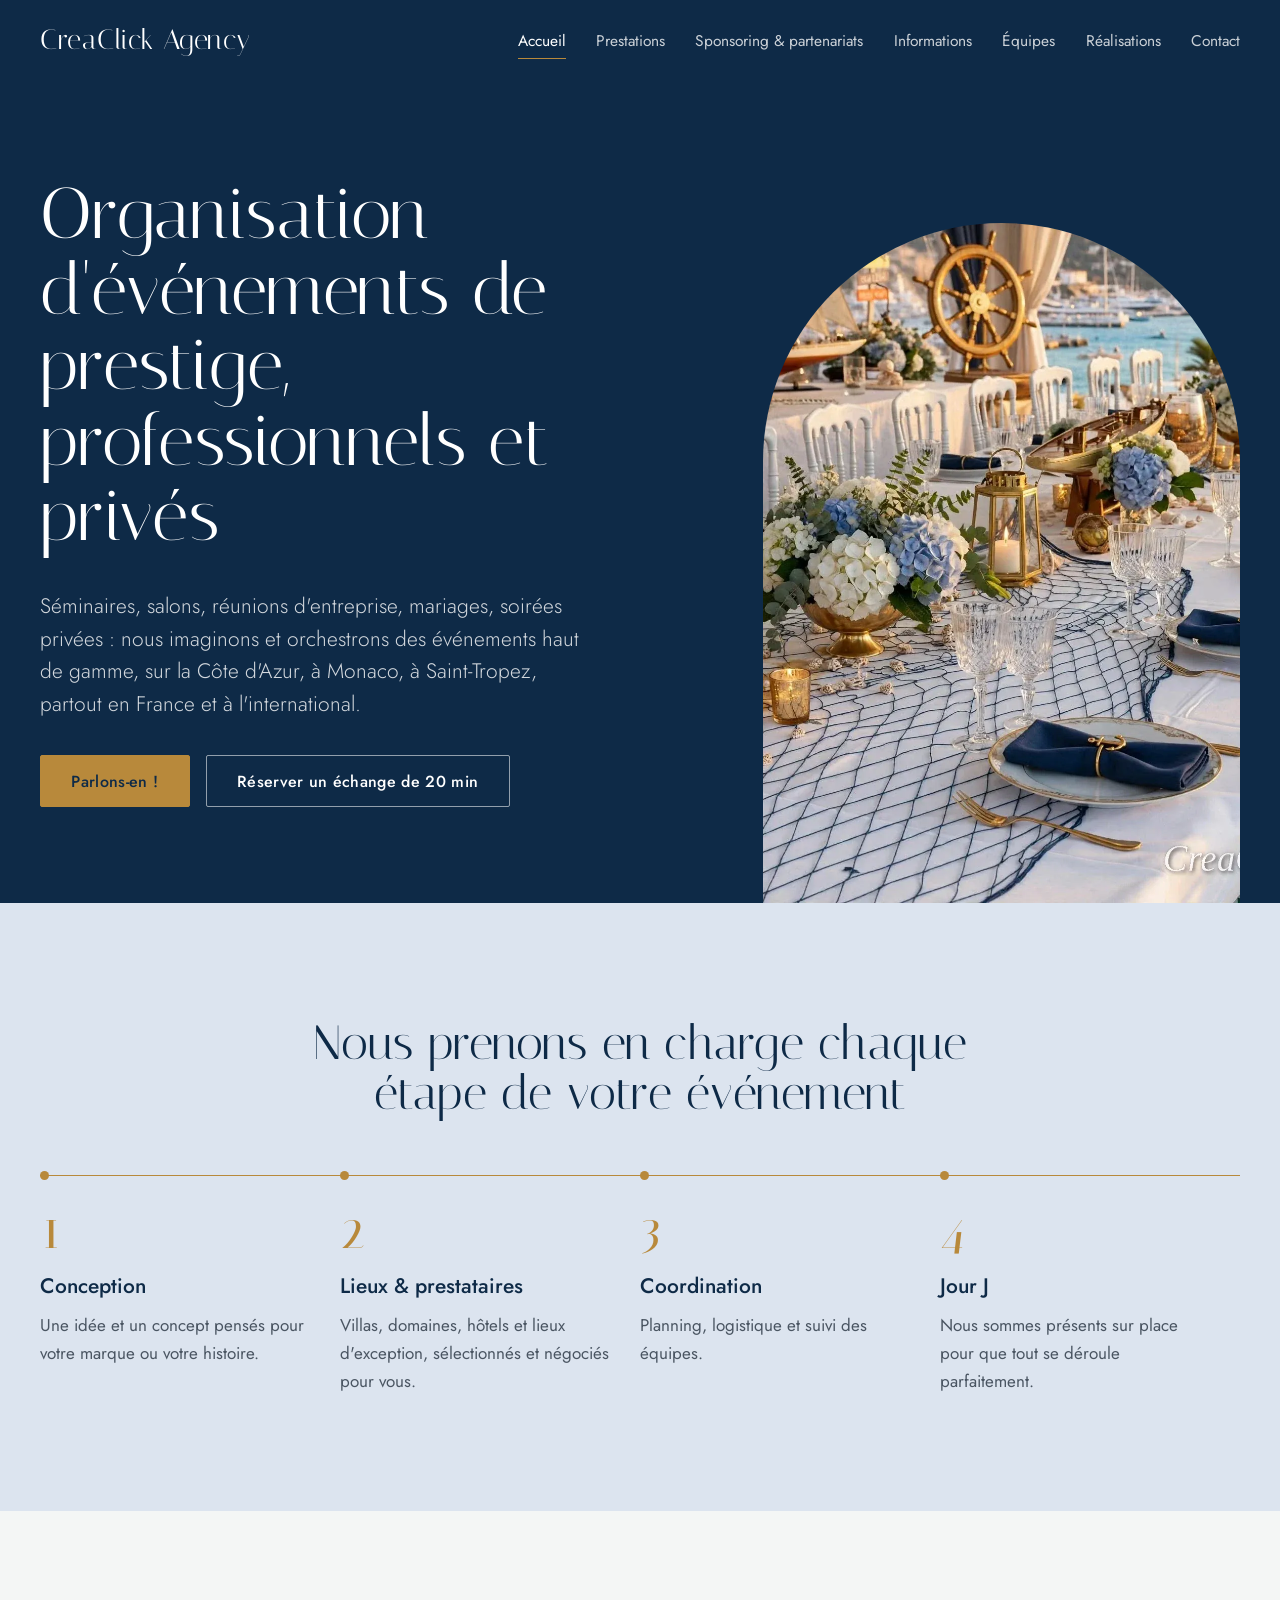
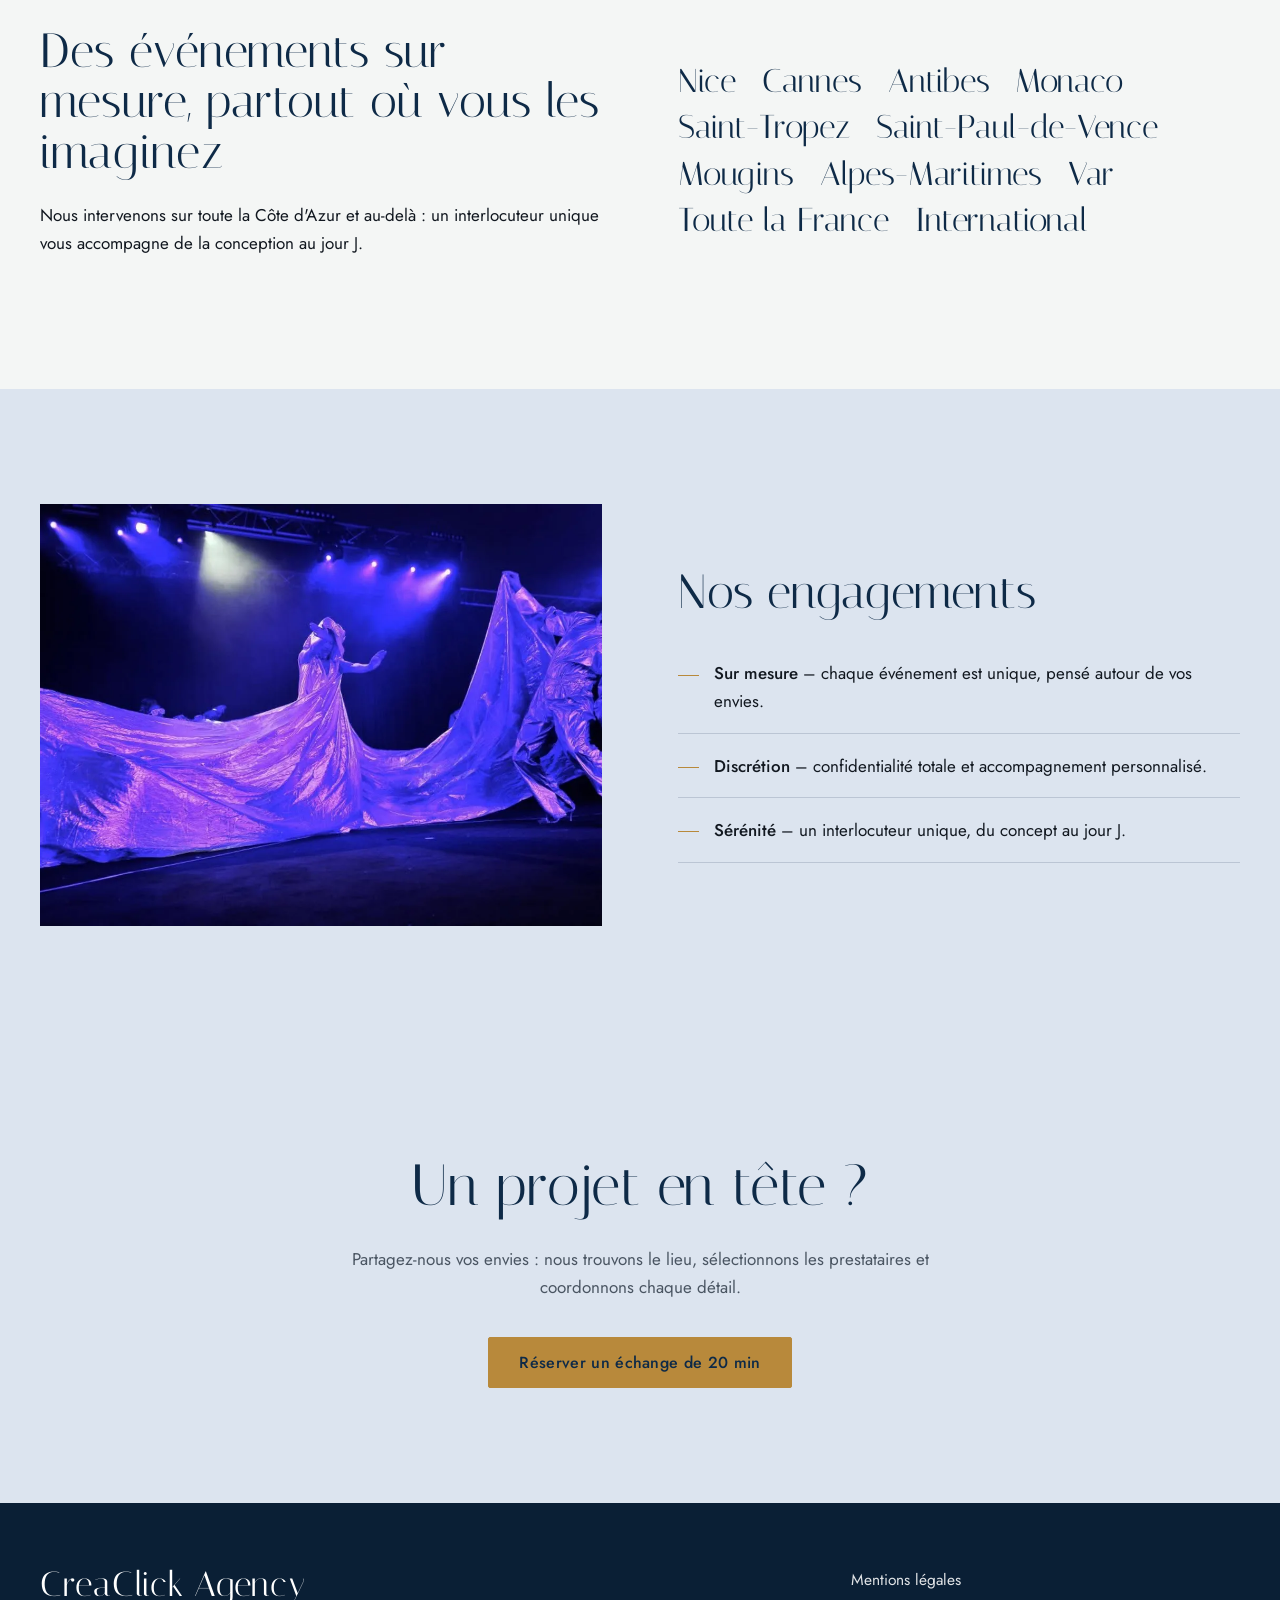
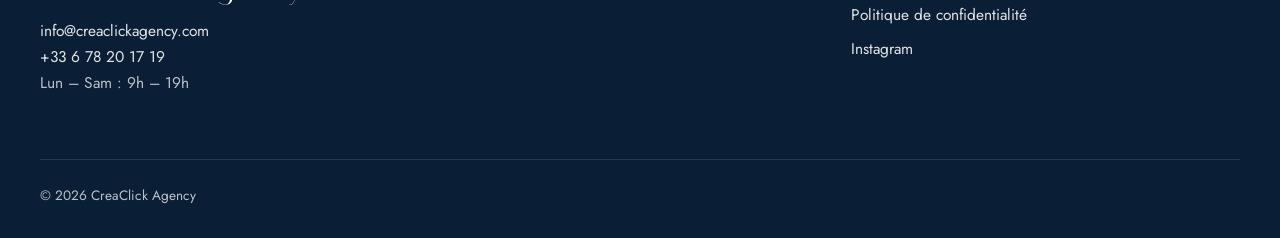
<file: index.html>
<!doctype html>
<html lang="fr">
<head>
  <meta charset="utf-8">
  <meta name="viewport" content="width=device-width, initial-scale=1">
  <title>CreaClick Agency | Organisation d'événements de prestige – Côte d'Azur & Monaco</title>
  <meta name="description" content="Agence événementielle haut de gamme : séminaires, salons, mariages, galas et soirées privées sur la Côte d'Azur, à Monaco, Saint-Tropez, Cannes, Nice et à l'international.">
  <link rel="canonical" href="https://www.creaclickagency.com/">
  <meta property="og:type" content="website">
  <meta property="og:locale" content="fr_FR">
  <meta property="og:site_name" content="CreaClick Agency">
  <meta property="og:title" content="CreaClick Agency – Événements de prestige">
  <meta property="og:description" content="De la conception au jour J, un interlocuteur unique pour vos événements professionnels et privés.">
  <meta property="og:image" content="https://www.creaclickagency.com/assets/img/og/og-default.jpg">
  <meta property="og:url" content="https://www.creaclickagency.com/">
  <link rel="icon" href="/assets/icons/favicon.svg" type="image/svg+xml">
  <link rel="manifest" href="/site.webmanifest">
  <link rel="preconnect" href="https://fonts.googleapis.com">
  <link rel="preconnect" href="https://fonts.gstatic.com" crossorigin>
  <link href="https://fonts.googleapis.com/css2?family=Italiana&family=Jost:wght@300;400;500&display=swap" rel="stylesheet">
  <link rel="preload" as="image" href="/assets/img/accueil/hero-accueil.webp">
  <link rel="stylesheet" href="/assets/css/style.css">
  <script type="application/ld+json">
  {
    "@context": "https://schema.org",
    "@type": "EventPlanner",
    "name": "CreaClick Agency",
    "url": "https://www.creaclickagency.com/",
    "logo": "https://www.creaclickagency.com/assets/icons/favicon.svg",
    "image": "https://www.creaclickagency.com/assets/img/og/og-default.jpg",
    "email": "info@creaclickagency.com",
    "telephone": "+33678201719",
    "priceRange": "€€€",
    "areaServed": ["Nice", "Cannes", "Antibes", "Monaco", "Saint-Tropez", "Saint-Paul-de-Vence", "Mougins", "Alpes-Maritimes", "Var", "France"],
    "openingHoursSpecification": {
      "@type": "OpeningHoursSpecification",
      "dayOfWeek": ["Monday", "Tuesday", "Wednesday", "Thursday", "Friday", "Saturday"],
      "opens": "09:00",
      "closes": "19:00"
    }
  }
  </script>
</head>
<body>
  <a class="skip-link" href="#main-content">Passer au contenu principal</a>

  <header class="site-header">
    <div class="container header-inner">
      <a class="logo" href="/">CreaClick <span>Agency</span></a>
      <button class="nav-toggle" aria-expanded="false" aria-controls="main-nav">Menu</button>
      <nav id="main-nav" class="main-nav" aria-label="Navigation principale">
        <ul>
          <li><a href="/" aria-current="page">Accueil</a></li>
          <li><a href="/prestations/">Prestations</a></li>
          <li><a href="/sponsoring-et-partenariats/">Sponsoring & partenariats</a></li>
          <li><a href="/informations/">Informations</a></li>
          <li><a href="/equipes/">Équipes</a></li>
          <li><a href="/realisations/">Réalisations</a></li>
          <li><a href="/contact/">Contact</a></li>
        </ul>
      </nav>
    </div>
  </header>

  <main id="main-content">
    <section class="hero" style="--hero-img:url('/assets/img/accueil/hero-accueil.webp')">
      <div class="container hero-content">
        <h1>Organisation d'événements de prestige, professionnels et privés</h1>
        <p class="lead">Séminaires, salons, réunions d'entreprise, mariages, soirées privées : nous imaginons et orchestrons des événements haut de gamme, sur la Côte d'Azur, à Monaco, à Saint-Tropez, partout en France et à l'international.</p>
        <div class="actions">
          <a class="btn" href="/contact/">Parlons-en !</a>
          <a class="btn btn-ghost" href="/contact/">Réserver un échange de 20 min</a>
        </div>
      </div>
    </section>

    <section class="section section-alt">
      <div class="container">
        <div class="section-head text-center">
          <h2>Nous prenons en charge chaque étape de votre événement</h2>
        </div>
        <ol class="cards cards-4">
          <li class="card"><h3>Conception</h3><p>Une idée et un concept pensés pour votre marque ou votre histoire.</p></li>
          <li class="card"><h3>Lieux & prestataires</h3><p>Villas, domaines, hôtels et lieux d'exception, sélectionnés et négociés pour vous.</p></li>
          <li class="card"><h3>Coordination</h3><p>Planning, logistique et suivi des équipes.</p></li>
          <li class="card"><h3>Jour J</h3><p>Nous sommes présents sur place pour que tout se déroule parfaitement.</p></li>
        </ol>
      </div>
    </section>

    <section class="section">
      <div class="container two-cols">
        <div>
          <h2>Des événements sur mesure, partout où vous les imaginez</h2>
          <p>Nous intervenons sur toute la Côte d'Azur et au-delà : un interlocuteur unique vous accompagne de la conception au jour J.</p>
        </div>
        <ul class="tags" aria-label="Villes et régions desservies">
          <li>Nice</li><li>Cannes</li><li>Antibes</li><li>Monaco</li><li>Saint-Tropez</li><li>Saint-Paul-de-Vence</li><li>Mougins</li><li>Alpes-Maritimes</li><li>Var</li><li>Toute la France</li><li>International</li>
        </ul>
      </div>
    </section>

    <section class="section section-alt">
      <div class="container two-cols">
        <!-- TODO : alt à valider selon le contenu réel de la photo -->
        <img src="/assets/img/accueil/engagements-scene.webp" alt="Spectacle sous projecteurs lors d'une soirée de gala organisée par CreaClick Agency" loading="lazy" width="1200" height="798">
        <div>
          <h2>Nos engagements</h2>
          <ul class="checklist">
            <li><strong>Sur mesure</strong> – chaque événement est unique, pensé autour de vos envies.</li>
            <li><strong>Discrétion</strong> – confidentialité totale et accompagnement personnalisé.</li>
            <li><strong>Sérénité</strong> – un interlocuteur unique, du concept au jour J.</li>
          </ul>
        </div>
      </div>
    </section>

    <section class="section cta">
      <div class="container">
        <h2>Un projet en tête ?</h2>
        <p>Partagez-nous vos envies : nous trouvons le lieu, sélectionnons les prestataires et coordonnons chaque détail.</p>
        <div class="actions">
          <a class="btn" href="/contact/">Réserver un échange de 20 min</a>
        </div>
      </div>
    </section>
  </main>

  <footer class="site-footer">
    <div class="container footer-inner">
      <div>
        <p class="logo">CreaClick <span>Agency</span></p>
        <p><a href="mailto:info@creaclickagency.com">info@creaclickagency.com</a><br><a href="tel:+33678201719">+33 6 78 20 17 19</a><br>Lun – Sam : 9h – 19h</p>
      </div>
      <ul class="footer-links">
        <li><a href="/mentions-legales/">Mentions légales</a></li>
        <li><a href="/politique-de-confidentialite/">Politique de confidentialité</a></li>
        <!-- TODO : remplacer par l'URL du compte Instagram -->
        <li><a href="https://www.instagram.com/" rel="noopener" target="_blank">Instagram</a></li>
      </ul>
      <p class="copyright">© <span data-year>2026</span> CreaClick Agency</p>
    </div>
  </footer>

  <script src="/assets/js/main.js" defer></script>
</body>
</html>
</file>
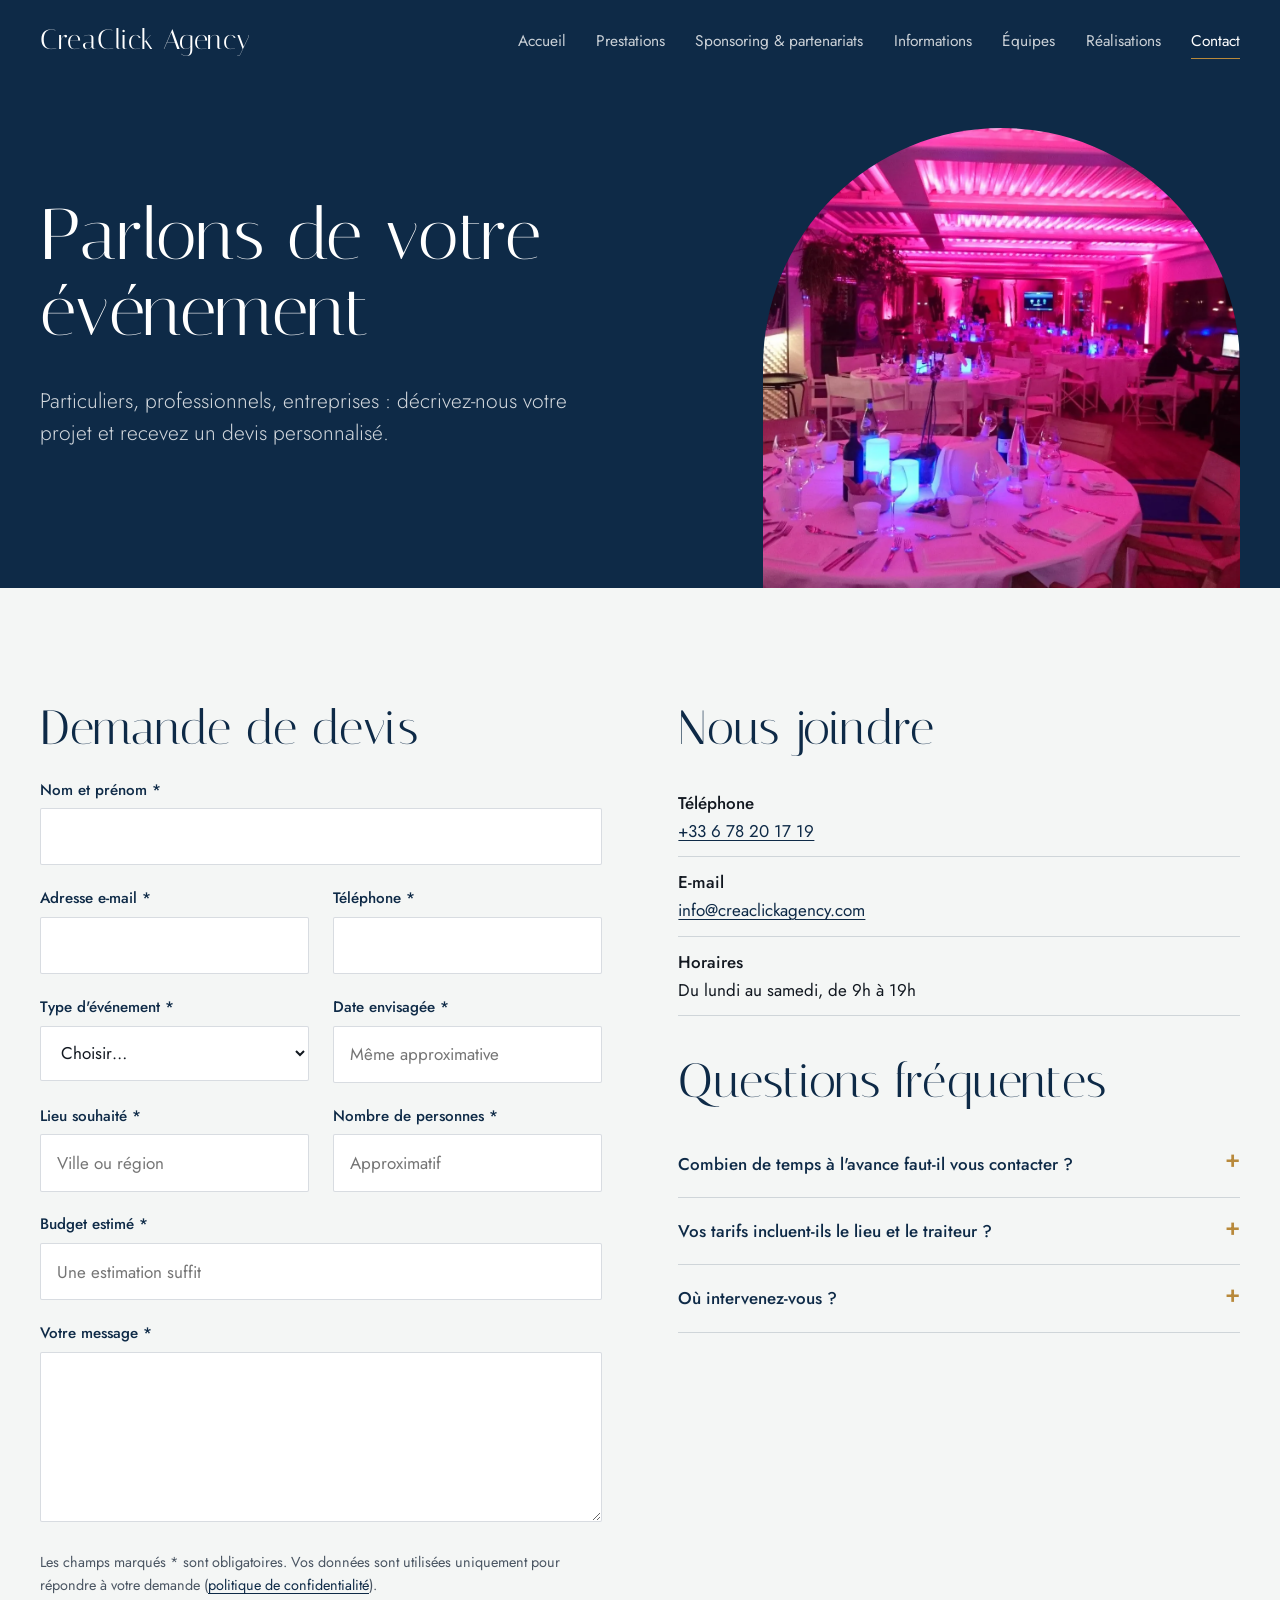
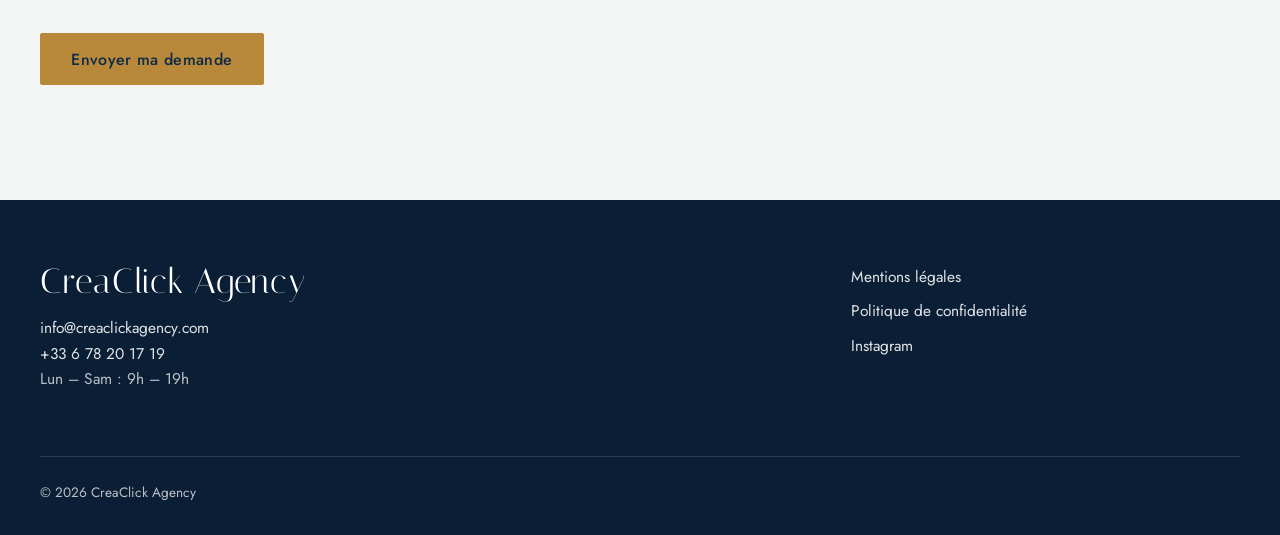
<file: contact/index.html>
<!doctype html>
<html lang="fr">
<head>
  <meta charset="utf-8">
  <meta name="viewport" content="width=device-width, initial-scale=1">
  <title>Contact & demande de devis | CreaClick Agency</title>
  <meta name="description" content="Demandez votre devis personnalisé pour un séminaire, un mariage, une soirée privée ou un gala. Réponse rapide, du lundi au samedi de 9h à 19h.">
  <link rel="canonical" href="https://www.creaclickagency.com/contact/">
  <meta property="og:type" content="website">
  <meta property="og:locale" content="fr_FR">
  <meta property="og:site_name" content="CreaClick Agency">
  <meta property="og:title" content="Contact & devis – CreaClick Agency">
  <meta property="og:description" content="Parlez-nous de votre événement : nous revenons vers vous avec une proposition sur mesure.">
  <meta property="og:image" content="https://www.creaclickagency.com/assets/img/og/og-default.jpg">
  <meta property="og:url" content="https://www.creaclickagency.com/contact/">
  <link rel="icon" href="/assets/icons/favicon.svg" type="image/svg+xml">
  <link rel="manifest" href="/site.webmanifest">
  <link rel="preconnect" href="https://fonts.googleapis.com">
  <link rel="preconnect" href="https://fonts.gstatic.com" crossorigin>
  <link href="https://fonts.googleapis.com/css2?family=Italiana&family=Jost:wght@300;400;500&display=swap" rel="stylesheet">
  <link rel="stylesheet" href="/assets/css/style.css">
  <script type="application/ld+json">
  {
    "@context": "https://schema.org",
    "@type": "FAQPage",
    "mainEntity": [
      {"@type": "Question", "name": "Combien de temps à l'avance faut-il vous contacter ?",
       "acceptedAnswer": {"@type": "Answer", "text": "Nous recommandons de nous contacter 4 à 6 semaines avant un événement de taille moyenne. Les projets de dernière minute sont également acceptés."}},
      {"@type": "Question", "name": "Vos tarifs incluent-ils le lieu et le traiteur ?",
       "acceptedAnswer": {"@type": "Answer", "text": "Non. Le lieu et le traiteur figurent dans votre devis, détaillés poste par poste."}},
      {"@type": "Question", "name": "Où intervenez-vous ?",
       "acceptedAnswer": {"@type": "Answer", "text": "Principalement sur la Côte d'Azur et à Monaco, mais aussi partout en France et à l'international."}}
    ]
  }
  </script>
</head>
<body>
  <a class="skip-link" href="#main-content">Passer au contenu principal</a>

  <header class="site-header">
    <div class="container header-inner">
      <a class="logo" href="/">CreaClick <span>Agency</span></a>
      <button class="nav-toggle" aria-expanded="false" aria-controls="main-nav">Menu</button>
      <nav id="main-nav" class="main-nav" aria-label="Navigation principale">
        <ul>
          <li><a href="/">Accueil</a></li>
          <li><a href="/prestations/">Prestations</a></li>
          <li><a href="/sponsoring-et-partenariats/">Sponsoring & partenariats</a></li>
          <li><a href="/informations/">Informations</a></li>
          <li><a href="/equipes/">Équipes</a></li>
          <li><a href="/realisations/">Réalisations</a></li>
          <li><a href="/contact/" aria-current="page">Contact</a></li>
        </ul>
      </nav>
    </div>
  </header>

  <main id="main-content">
    <section class="hero hero--page" style="--hero-img:url('/assets/img/contact/hero-contact.webp')">
      <div class="container hero-content">
        <h1>Parlons de votre événement</h1>
        <p class="lead">Particuliers, professionnels, entreprises : décrivez-nous votre projet et recevez un devis personnalisé.</p>
      </div>
    </section>

    <section class="section">
      <div class="container two-cols" style="align-items:start">
        <div>
          <h2>Demande de devis</h2>
          <!--
            Envoi via Web3Forms (https://web3forms.com) : les demandes arrivent par e-mail.
            La clé access_key est publique par conception (elle ne permet que d'envoyer vers l'adresse enregistrée).
            Avec JavaScript : envoi en AJAX (assets/js/contact.js) puis redirection vers /contact/merci/.
            Sans JavaScript : envoi classique, Web3Forms affiche sa propre page de confirmation.
          -->
          <form class="form" id="contact-form" action="https://api.web3forms.com/submit" method="post">
            <input type="hidden" name="access_key" value="WEB3FORMS_ACCESS_KEY">
            <input type="hidden" name="subject" value="Nouvelle demande de devis – creaclickagency.com">
            <input type="hidden" name="from_name" value="Site CreaClick Agency">
            <input type="hidden" name="redirect" value="https://www.creaclickagency.com/contact/merci/">
            <div class="full">
              <label for="nom">Nom et prénom *</label>
              <input id="nom" name="nom" type="text" autocomplete="name" required>
            </div>
            <div>
              <label for="email">Adresse e-mail *</label>
              <input id="email" name="email" type="email" autocomplete="email" required>
            </div>
            <div>
              <label for="tel">Téléphone *</label>
              <input id="tel" name="telephone" type="tel" autocomplete="tel" required>
            </div>
            <div>
              <label for="type">Type d'événement *</label>
              <select id="type" name="type_evenement" required>
                <option value="">Choisir…</option>
                <option>Séminaire</option>
                <option>Mariage</option>
                <option>Soirée privée</option>
                <option>Gala</option>
                <option>Salon / foire</option>
                <option>Partenariat / sponsoring</option>
                <option>Autre</option>
              </select>
            </div>
            <div>
              <label for="date">Date envisagée *</label>
              <input id="date" name="date" type="text" placeholder="Même approximative" required>
            </div>
            <div>
              <label for="lieu">Lieu souhaité *</label>
              <input id="lieu" name="lieu" type="text" placeholder="Ville ou région" required>
            </div>
            <div>
              <label for="invites">Nombre de personnes *</label>
              <input id="invites" name="nombre_personnes" type="text" inputmode="numeric" placeholder="Approximatif" required>
            </div>
            <div class="full">
              <label for="budget">Budget estimé *</label>
              <input id="budget" name="budget" type="text" placeholder="Une estimation suffit" required>
            </div>
            <div class="full">
              <label for="message">Votre message *</label>
              <textarea id="message" name="message" required></textarea>
            </div>
            <!-- Pot de miel anti-spam : les robots cochent cette case, Web3Forms rejette alors l'envoi -->
            <div class="hp" aria-hidden="true">
              <label for="botcheck">Ne pas cocher</label>
              <input id="botcheck" name="botcheck" type="checkbox" tabindex="-1" autocomplete="off">
            </div>
            <p class="full form-note">Les champs marqués * sont obligatoires. Vos données sont utilisées uniquement pour répondre à votre demande (<a href="/politique-de-confidentialite/">politique de confidentialité</a>).</p>
            <div class="full"><button class="btn" type="submit">Envoyer ma demande</button></div>
            <p class="full form-status" role="status" aria-live="polite" hidden></p>
          </form>
        </div>

        <aside>
          <h2>Nous joindre</h2>
          <ul class="contact-info">
            <li><strong>Téléphone</strong><br><a href="tel:+33678201719">+33 6 78 20 17 19</a></li>
            <li><strong>E-mail</strong><br><a href="mailto:info@creaclickagency.com">info@creaclickagency.com</a></li>
            <li><strong>Horaires</strong><br>Du lundi au samedi, de 9h à 19h</li>
          </ul>

          <h2 style="margin-top:2.5rem">Questions fréquentes</h2>
          <div class="faq">
            <details>
              <summary>Combien de temps à l'avance faut-il vous contacter ?</summary>
              <p>Nous recommandons 4 à 6 semaines avant un événement de taille moyenne. Les projets de dernière minute sont également acceptés.</p>
            </details>
            <details>
              <summary>Vos tarifs incluent-ils le lieu et le traiteur ?</summary>
              <p>Non. Ces coûts figurent dans votre devis, détaillés poste par poste.</p>
            </details>
            <details>
              <summary>Où intervenez-vous ?</summary>
              <p>Principalement sur la Côte d'Azur et à Monaco, mais aussi partout en France et à l'international.</p>
            </details>
          </div>
        </aside>
      </div>
    </section>
  </main>

  <footer class="site-footer">
    <div class="container footer-inner">
      <div>
        <p class="logo">CreaClick <span>Agency</span></p>
        <p><a href="mailto:info@creaclickagency.com">info@creaclickagency.com</a><br><a href="tel:+33678201719">+33 6 78 20 17 19</a><br>Lun – Sam : 9h – 19h</p>
      </div>
      <ul class="footer-links">
        <li><a href="/mentions-legales/">Mentions légales</a></li>
        <li><a href="/politique-de-confidentialite/">Politique de confidentialité</a></li>
        <li><a href="https://www.instagram.com/" rel="noopener" target="_blank">Instagram</a></li>
      </ul>
      <p class="copyright">© <span data-year>2026</span> CreaClick Agency</p>
    </div>
  </footer>

  <script src="/assets/js/main.js" defer></script>
  <script src="/assets/js/contact.js" defer></script>
</body>
</html>
</file>
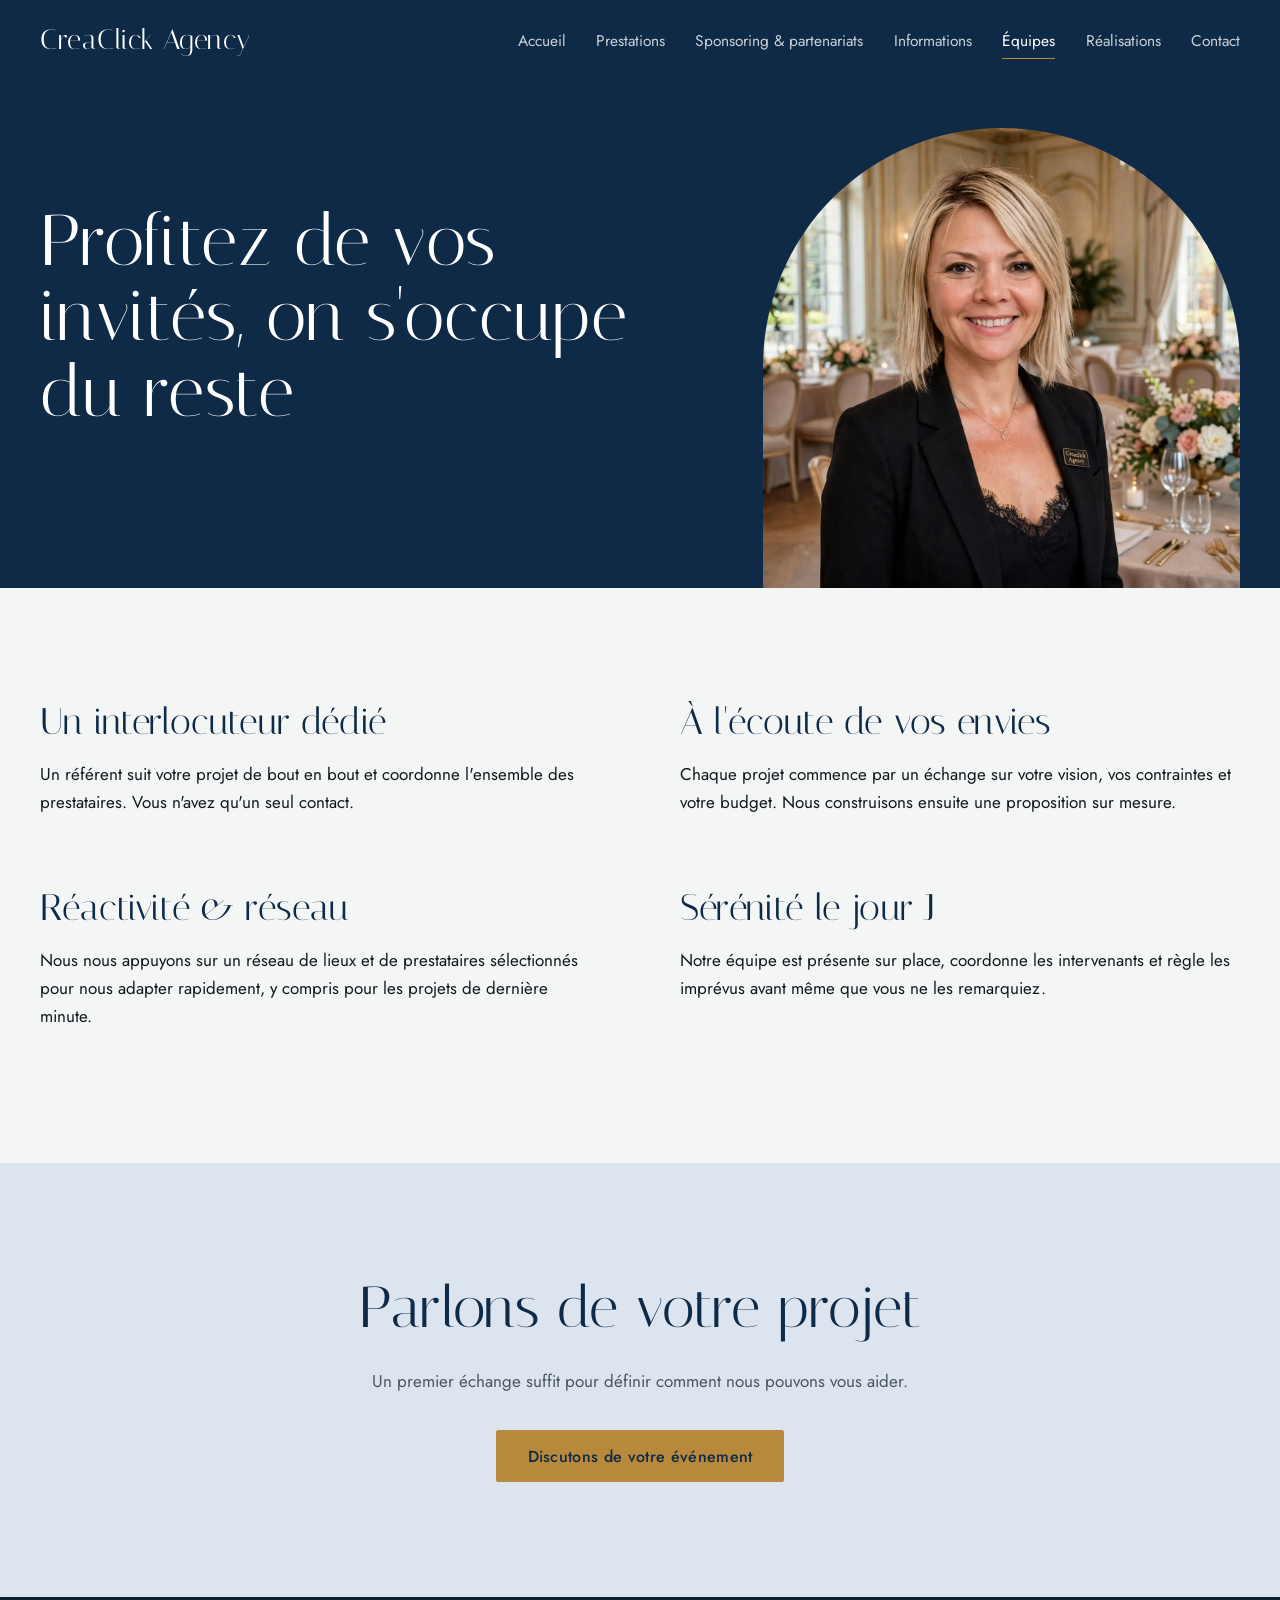
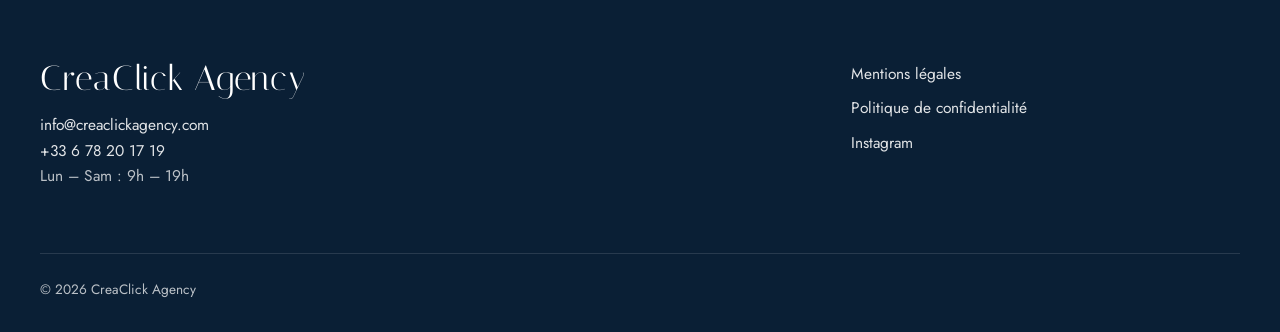
<file: equipes/index.html>
<!doctype html>
<html lang="fr">
<head>
  <meta charset="utf-8">
  <meta name="viewport" content="width=device-width, initial-scale=1">
  <title>Notre équipe – Un interlocuteur dédié | CreaClick Agency</title>
  <meta name="description" content="Un référent unique, à l'écoute de vos envies, un réseau réactif et une équipe présente le jour J : profitez de vos invités, on s'occupe du reste.">
  <link rel="canonical" href="https://www.creaclickagency.com/equipes/">
  <meta property="og:type" content="website">
  <meta property="og:locale" content="fr_FR">
  <meta property="og:site_name" content="CreaClick Agency">
  <meta property="og:title" content="Profitez de vos invités, on s'occupe du reste – CreaClick Agency">
  <meta property="og:description" content="Un interlocuteur dédié, de la conception au jour J.">
  <meta property="og:image" content="https://www.creaclickagency.com/assets/img/og/og-default.jpg">
  <meta property="og:url" content="https://www.creaclickagency.com/equipes/">
  <link rel="icon" href="/assets/icons/favicon.svg" type="image/svg+xml">
  <link rel="manifest" href="/site.webmanifest">
  <link rel="preconnect" href="https://fonts.googleapis.com">
  <link rel="preconnect" href="https://fonts.gstatic.com" crossorigin>
  <link href="https://fonts.googleapis.com/css2?family=Italiana&family=Jost:wght@300;400;500&display=swap" rel="stylesheet">
  <link rel="stylesheet" href="/assets/css/style.css">
</head>
<body>
  <a class="skip-link" href="#main-content">Passer au contenu principal</a>

  <header class="site-header">
    <div class="container header-inner">
      <a class="logo" href="/">CreaClick <span>Agency</span></a>
      <button class="nav-toggle" aria-expanded="false" aria-controls="main-nav">Menu</button>
      <nav id="main-nav" class="main-nav" aria-label="Navigation principale">
        <ul>
          <li><a href="/">Accueil</a></li>
          <li><a href="/prestations/">Prestations</a></li>
          <li><a href="/sponsoring-et-partenariats/">Sponsoring & partenariats</a></li>
          <li><a href="/informations/">Informations</a></li>
          <li><a href="/equipes/" aria-current="page">Équipes</a></li>
          <li><a href="/realisations/">Réalisations</a></li>
          <li><a href="/contact/">Contact</a></li>
        </ul>
      </nav>
    </div>
  </header>

  <main id="main-content">
    <section class="hero hero--page" style="--hero-img:url('/assets/img/equipes/hero-equipes.webp')">
      <div class="container hero-content">
        <h1>Profitez de vos invités, on s'occupe du reste</h1>
      </div>
    </section>

    <section class="section">
      <div class="container">
        <div class="grid-2">
          <article>
            <h2>Un interlocuteur dédié</h2>
            <p>Un référent suit votre projet de bout en bout et coordonne l'ensemble des prestataires. Vous n'avez qu'un seul contact.</p>
          </article>
          <article>
            <h2>À l'écoute de vos envies</h2>
            <p>Chaque projet commence par un échange sur votre vision, vos contraintes et votre budget. Nous construisons ensuite une proposition sur mesure.</p>
          </article>
          <article>
            <h2>Réactivité & réseau</h2>
            <p>Nous nous appuyons sur un réseau de lieux et de prestataires sélectionnés pour nous adapter rapidement, y compris pour les projets de dernière minute.</p>
          </article>
          <article>
            <h2>Sérénité le jour J</h2>
            <p>Notre équipe est présente sur place, coordonne les intervenants et règle les imprévus avant même que vous ne les remarquiez.</p>
          </article>
        </div>
      </div>
    </section>

    <!-- TODO : ajouter une section « Qui sommes-nous » avec photos et prénoms des membres de l'équipe (fort levier de confiance) -->

    <section class="section cta">
      <div class="container">
        <h2>Parlons de votre projet</h2>
        <p>Un premier échange suffit pour définir comment nous pouvons vous aider.</p>
        <div class="actions"><a class="btn" href="/contact/">Discutons de votre événement</a></div>
      </div>
    </section>
  </main>

  <footer class="site-footer">
    <div class="container footer-inner">
      <div>
        <p class="logo">CreaClick <span>Agency</span></p>
        <p><a href="mailto:info@creaclickagency.com">info@creaclickagency.com</a><br><a href="tel:+33678201719">+33 6 78 20 17 19</a><br>Lun – Sam : 9h – 19h</p>
      </div>
      <ul class="footer-links">
        <li><a href="/mentions-legales/">Mentions légales</a></li>
        <li><a href="/politique-de-confidentialite/">Politique de confidentialité</a></li>
        <li><a href="https://www.instagram.com/" rel="noopener" target="_blank">Instagram</a></li>
      </ul>
      <p class="copyright">© <span data-year>2026</span> CreaClick Agency</p>
    </div>
  </footer>

  <script src="/assets/js/main.js" defer></script>
</body>
</html>
</file>
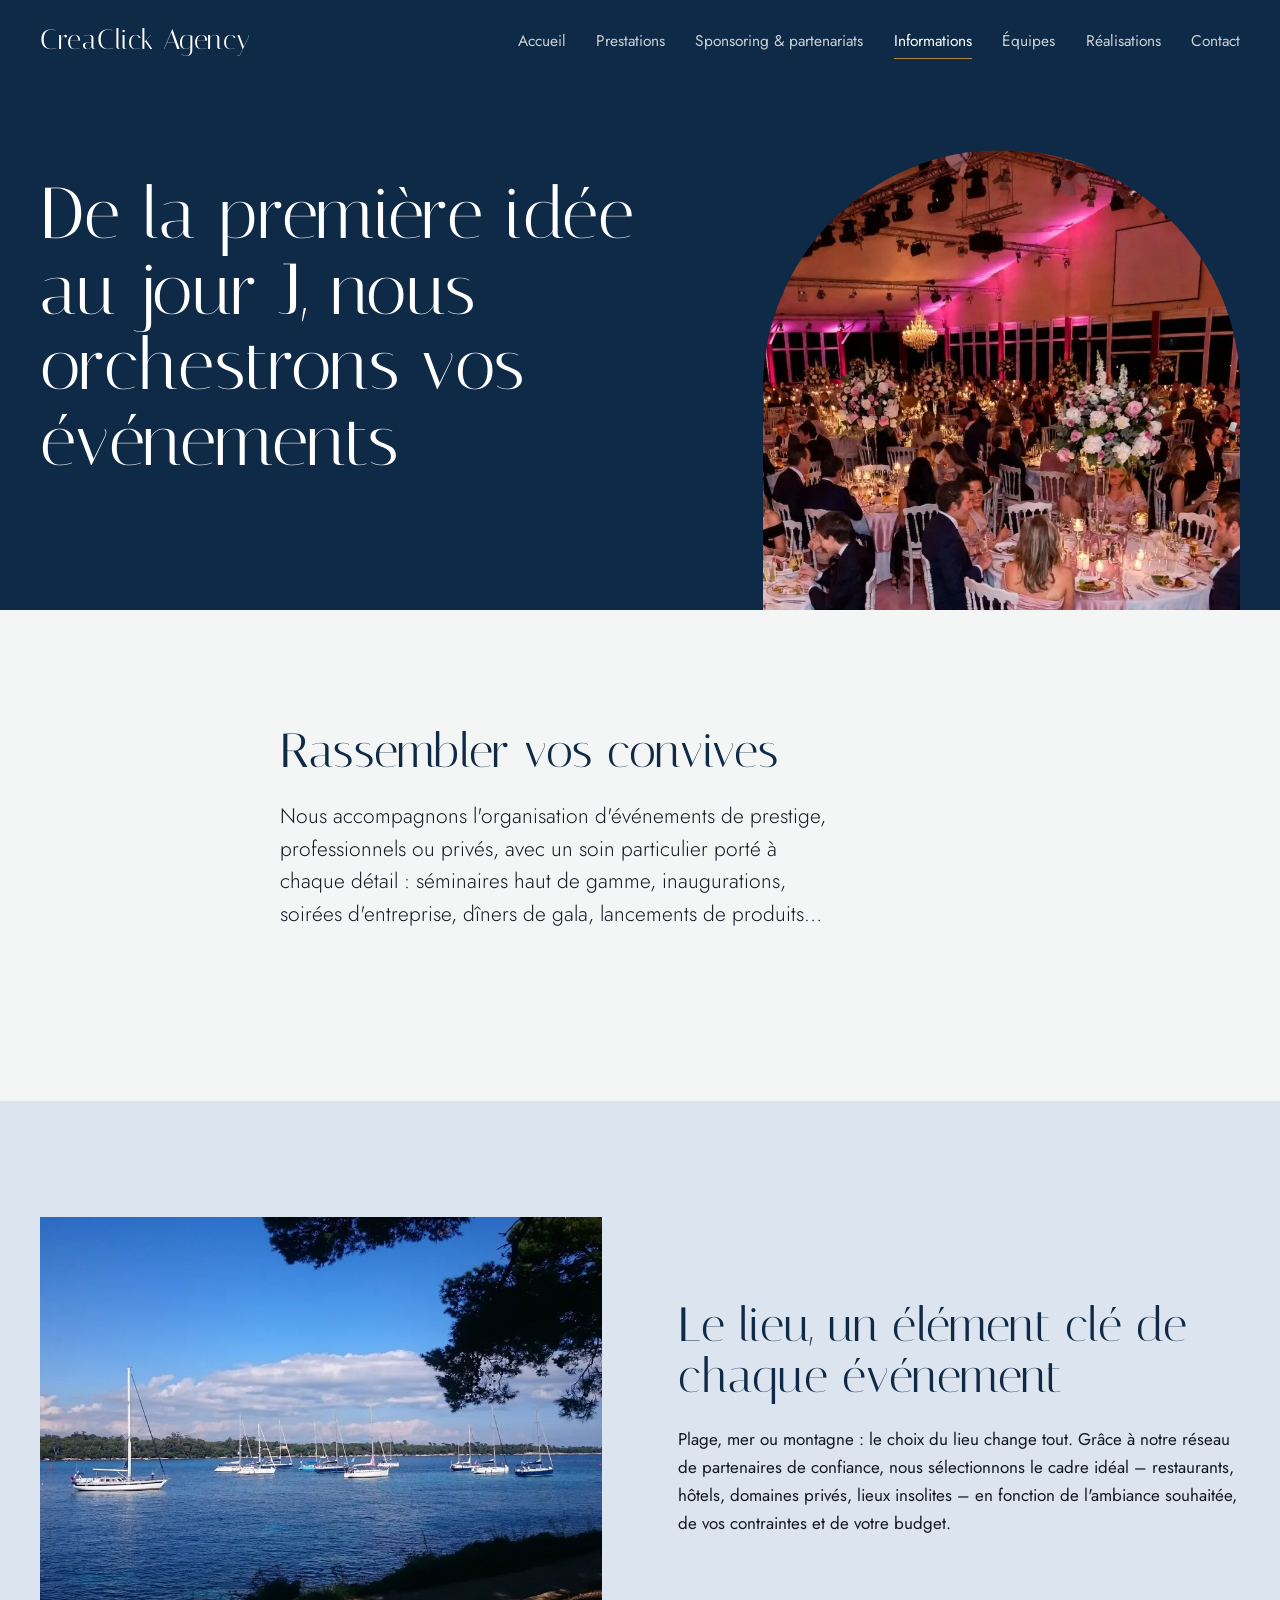
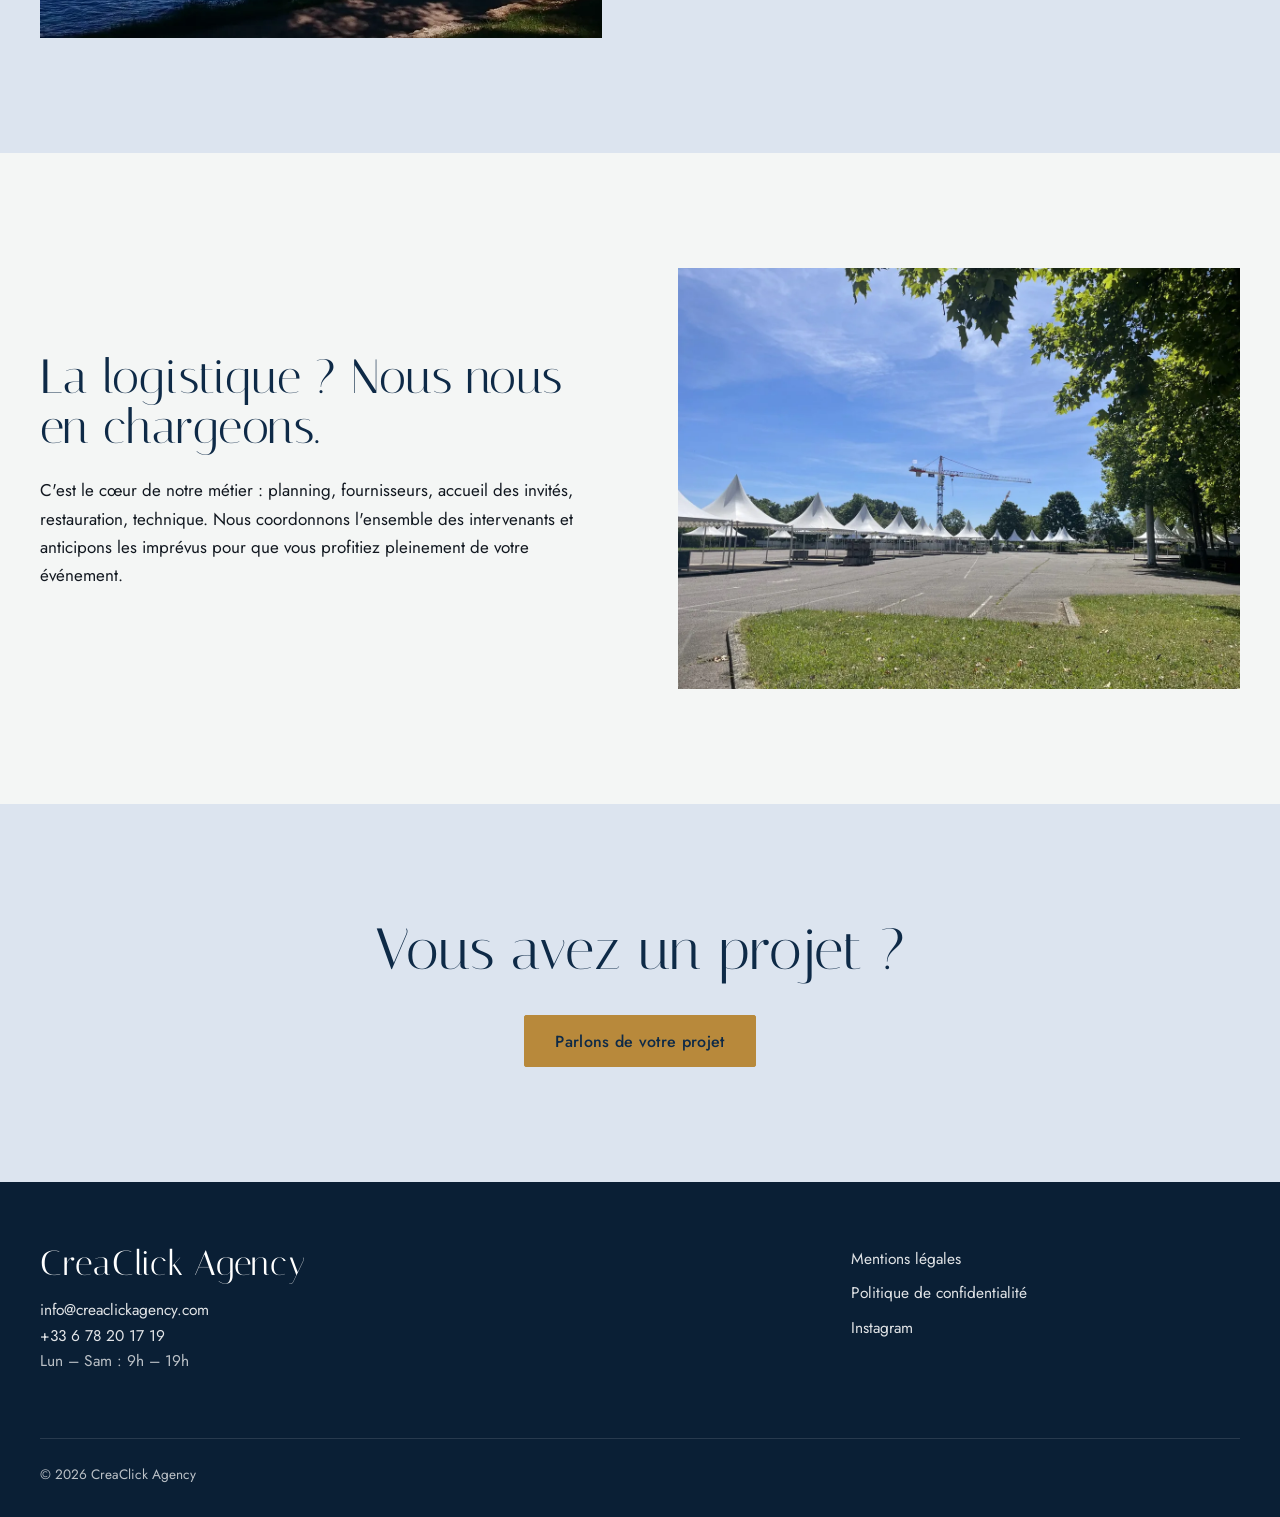
<file: informations/index.html>
<!doctype html>
<html lang="fr">
<head>
  <meta charset="utf-8">
  <meta name="viewport" content="width=device-width, initial-scale=1">
  <title>Lieux & logistique événementielle | CreaClick Agency</title>
  <meta name="description" content="De la première idée au jour J : choix du lieu (plage, mer, montagne, domaines privés), logistique, prestataires et accueil des invités. Nous orchestrons vos événements.">
  <link rel="canonical" href="https://www.creaclickagency.com/informations/">
  <meta property="og:type" content="website">
  <meta property="og:locale" content="fr_FR">
  <meta property="og:site_name" content="CreaClick Agency">
  <meta property="og:title" content="De la première idée au jour J – CreaClick Agency">
  <meta property="og:description" content="Lieux d'exception et logistique maîtrisée pour vos événements de prestige.">
  <meta property="og:image" content="https://www.creaclickagency.com/assets/img/og/og-default.jpg">
  <meta property="og:url" content="https://www.creaclickagency.com/informations/">
  <link rel="icon" href="/assets/icons/favicon.svg" type="image/svg+xml">
  <link rel="manifest" href="/site.webmanifest">
  <link rel="preconnect" href="https://fonts.googleapis.com">
  <link rel="preconnect" href="https://fonts.gstatic.com" crossorigin>
  <link href="https://fonts.googleapis.com/css2?family=Italiana&family=Jost:wght@300;400;500&display=swap" rel="stylesheet">
  <link rel="stylesheet" href="/assets/css/style.css">
</head>
<body>
  <a class="skip-link" href="#main-content">Passer au contenu principal</a>

  <header class="site-header">
    <div class="container header-inner">
      <a class="logo" href="/">CreaClick <span>Agency</span></a>
      <button class="nav-toggle" aria-expanded="false" aria-controls="main-nav">Menu</button>
      <nav id="main-nav" class="main-nav" aria-label="Navigation principale">
        <ul>
          <li><a href="/">Accueil</a></li>
          <li><a href="/prestations/">Prestations</a></li>
          <li><a href="/sponsoring-et-partenariats/">Sponsoring & partenariats</a></li>
          <li><a href="/informations/" aria-current="page">Informations</a></li>
          <li><a href="/equipes/">Équipes</a></li>
          <li><a href="/realisations/">Réalisations</a></li>
          <li><a href="/contact/">Contact</a></li>
        </ul>
      </nav>
    </div>
  </header>

  <main id="main-content">
    <section class="hero hero--page" style="--hero-img:url('/assets/img/informations/hero-informations.webp')">
      <div class="container hero-content">
        <h1>De la première idée au jour J, nous orchestrons vos événements</h1>
      </div>
    </section>

    <section class="section">
      <div class="container section-head">
        <h2>Rassembler vos convives</h2>
        <p class="lead">Nous accompagnons l'organisation d'événements de prestige, professionnels ou privés, avec un soin particulier porté à chaque détail : séminaires haut de gamme, inaugurations, soirées d'entreprise, dîners de gala, lancements de produits…</p>
      </div>
    </section>

    <section class="section section-alt">
      <div class="container two-cols">
        <img src="/assets/img/informations/lieu-evenement.webp" alt="Lieu d'exception préparé pour un événement" loading="lazy" width="1200" height="675">
        <div>
          <h2>Le lieu, un élément clé de chaque événement</h2>
          <p>Plage, mer ou montagne : le choix du lieu change tout. Grâce à notre réseau de partenaires de confiance, nous sélectionnons le cadre idéal – restaurants, hôtels, domaines privés, lieux insolites – en fonction de l'ambiance souhaitée, de vos contraintes et de votre budget.</p>
        </div>
      </div>
    </section>

    <section class="section">
      <div class="container two-cols two-cols--reverse">
        <img src="/assets/img/informations/logistique.webp" alt="Coordination logistique et installation d'un événement" loading="lazy" width="1200" height="900">
        <div>
          <h2>La logistique ? Nous nous en chargeons.</h2>
          <p>C'est le cœur de notre métier : planning, fournisseurs, accueil des invités, restauration, technique. Nous coordonnons l'ensemble des intervenants et anticipons les imprévus pour que vous profitiez pleinement de votre événement.</p>
        </div>
      </div>
    </section>

    <section class="section cta">
      <div class="container">
        <h2>Vous avez un projet ?</h2>
        <div class="actions"><a class="btn" href="/contact/">Parlons de votre projet</a></div>
      </div>
    </section>
  </main>

  <footer class="site-footer">
    <div class="container footer-inner">
      <div>
        <p class="logo">CreaClick <span>Agency</span></p>
        <p><a href="mailto:info@creaclickagency.com">info@creaclickagency.com</a><br><a href="tel:+33678201719">+33 6 78 20 17 19</a><br>Lun – Sam : 9h – 19h</p>
      </div>
      <ul class="footer-links">
        <li><a href="/mentions-legales/">Mentions légales</a></li>
        <li><a href="/politique-de-confidentialite/">Politique de confidentialité</a></li>
        <li><a href="https://www.instagram.com/" rel="noopener" target="_blank">Instagram</a></li>
      </ul>
      <p class="copyright">© <span data-year>2026</span> CreaClick Agency</p>
    </div>
  </footer>

  <script src="/assets/js/main.js" defer></script>
</body>
</html>
</file>
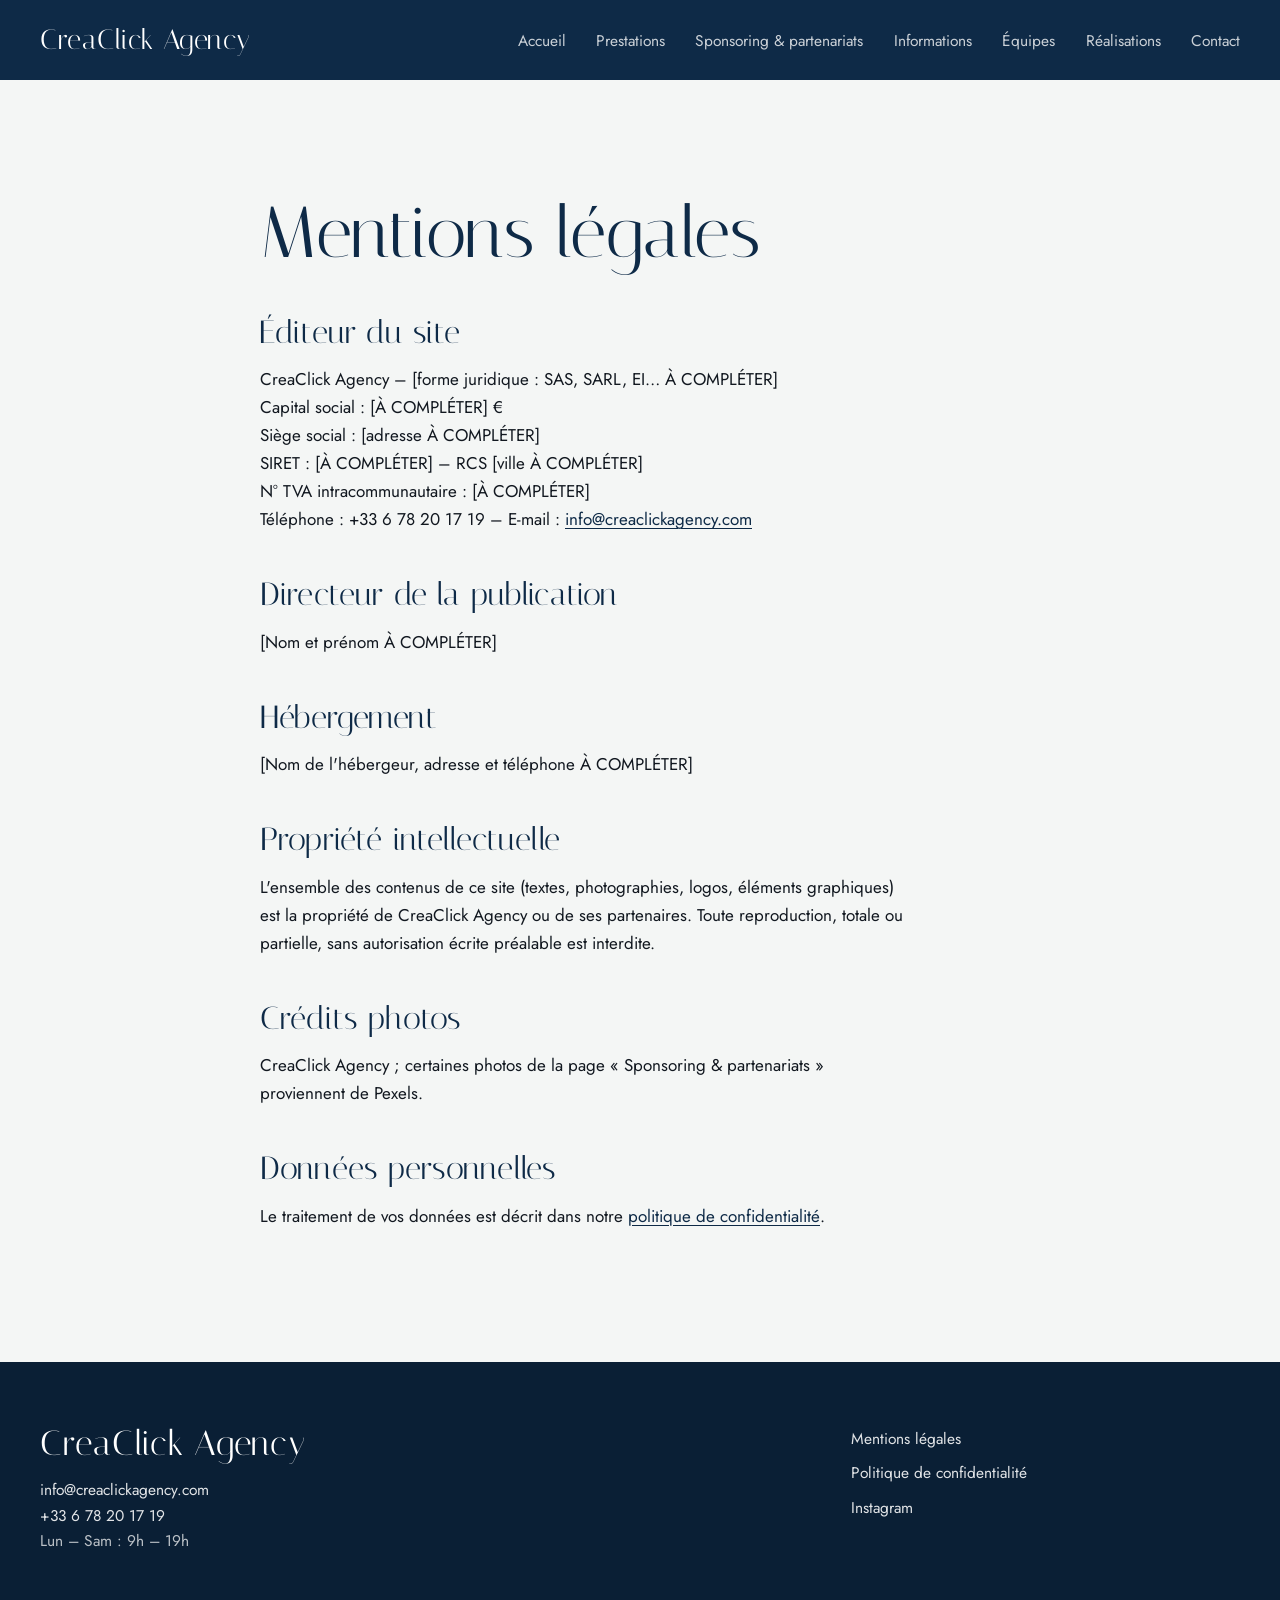
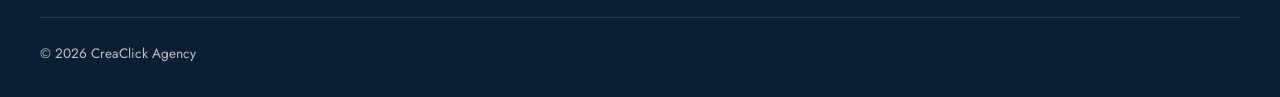
<file: mentions-legales/index.html>
<!doctype html>
<html lang="fr">
<head>
  <meta charset="utf-8">
  <meta name="viewport" content="width=device-width, initial-scale=1">
  <title>Mentions légales | CreaClick Agency</title>
  <meta name="description" content="Mentions légales du site creaclickagency.com.">
  <meta name="robots" content="noindex, follow">
  <link rel="canonical" href="https://www.creaclickagency.com/mentions-legales/">
  <link rel="icon" href="/assets/icons/favicon.svg" type="image/svg+xml">
  <link rel="preconnect" href="https://fonts.googleapis.com">
  <link rel="preconnect" href="https://fonts.gstatic.com" crossorigin>
  <link href="https://fonts.googleapis.com/css2?family=Italiana&family=Jost:wght@300;400;500&display=swap" rel="stylesheet">
  <link rel="stylesheet" href="/assets/css/style.css">
</head>
<body>
  <a class="skip-link" href="#main-content">Passer au contenu principal</a>

  <header class="site-header">
    <div class="container header-inner">
      <a class="logo" href="/">CreaClick <span>Agency</span></a>
      <button class="nav-toggle" aria-expanded="false" aria-controls="main-nav">Menu</button>
      <nav id="main-nav" class="main-nav" aria-label="Navigation principale">
        <ul>
          <li><a href="/">Accueil</a></li>
          <li><a href="/prestations/">Prestations</a></li>
          <li><a href="/sponsoring-et-partenariats/">Sponsoring & partenariats</a></li>
          <li><a href="/informations/">Informations</a></li>
          <li><a href="/equipes/">Équipes</a></li>
          <li><a href="/realisations/">Réalisations</a></li>
          <li><a href="/contact/">Contact</a></li>
        </ul>
      </nav>
    </div>
  </header>

  <main id="main-content" class="section">
    <div class="container prose">
      <h1>Mentions légales</h1>
      <!-- TODO : compléter tous les champs [À COMPLÉTER] (obligatoire – loi LCEN art. 6) -->

      <h2>Éditeur du site</h2>
      <p>
        CreaClick Agency – [forme juridique : SAS, SARL, EI… À COMPLÉTER]<br>
        Capital social : [À COMPLÉTER] €<br>
        Siège social : [adresse À COMPLÉTER]<br>
        SIRET : [À COMPLÉTER] – RCS [ville À COMPLÉTER]<br>
        N° TVA intracommunautaire : [À COMPLÉTER]<br>
        Téléphone : +33 6 78 20 17 19 – E-mail : <a href="mailto:info@creaclickagency.com">info@creaclickagency.com</a>
      </p>

      <h2>Directeur de la publication</h2>
      <p>[Nom et prénom À COMPLÉTER]</p>

      <h2>Hébergement</h2>
      <p>[Nom de l'hébergeur, adresse et téléphone À COMPLÉTER]</p>

      <h2>Propriété intellectuelle</h2>
      <p>L'ensemble des contenus de ce site (textes, photographies, logos, éléments graphiques) est la propriété de CreaClick Agency ou de ses partenaires. Toute reproduction, totale ou partielle, sans autorisation écrite préalable est interdite.</p>

      <h2>Crédits photos</h2>
      <p>CreaClick Agency ; certaines photos de la page « Sponsoring & partenariats » proviennent de Pexels.</p>

      <h2>Données personnelles</h2>
      <p>Le traitement de vos données est décrit dans notre <a href="/politique-de-confidentialite/">politique de confidentialité</a>.</p>
    </div>
  </main>

  <footer class="site-footer">
    <div class="container footer-inner">
      <div>
        <p class="logo">CreaClick <span>Agency</span></p>
        <p><a href="mailto:info@creaclickagency.com">info@creaclickagency.com</a><br><a href="tel:+33678201719">+33 6 78 20 17 19</a><br>Lun – Sam : 9h – 19h</p>
      </div>
      <ul class="footer-links">
        <li><a href="/mentions-legales/" aria-current="page">Mentions légales</a></li>
        <li><a href="/politique-de-confidentialite/">Politique de confidentialité</a></li>
        <li><a href="https://www.instagram.com/" rel="noopener" target="_blank">Instagram</a></li>
      </ul>
      <p class="copyright">© <span data-year>2026</span> CreaClick Agency</p>
    </div>
  </footer>

  <script src="/assets/js/main.js" defer></script>
</body>
</html>
</file>
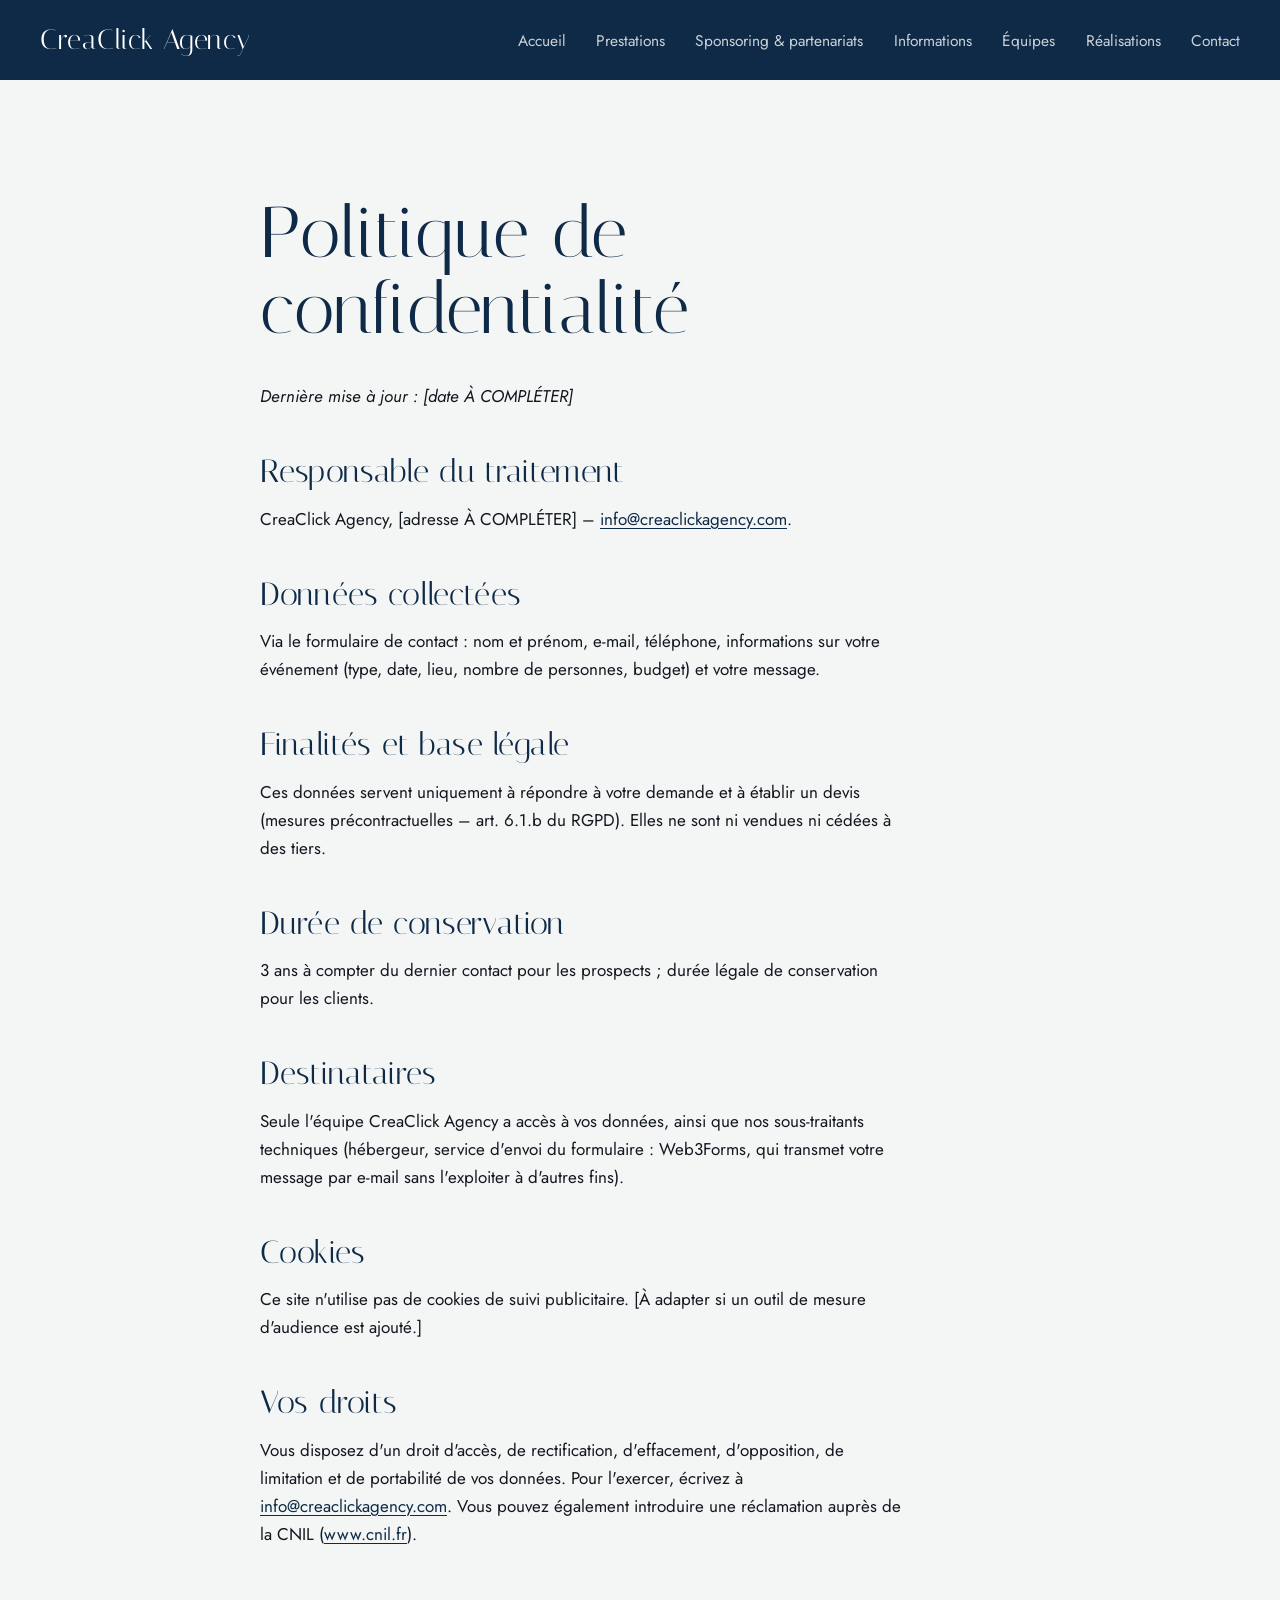
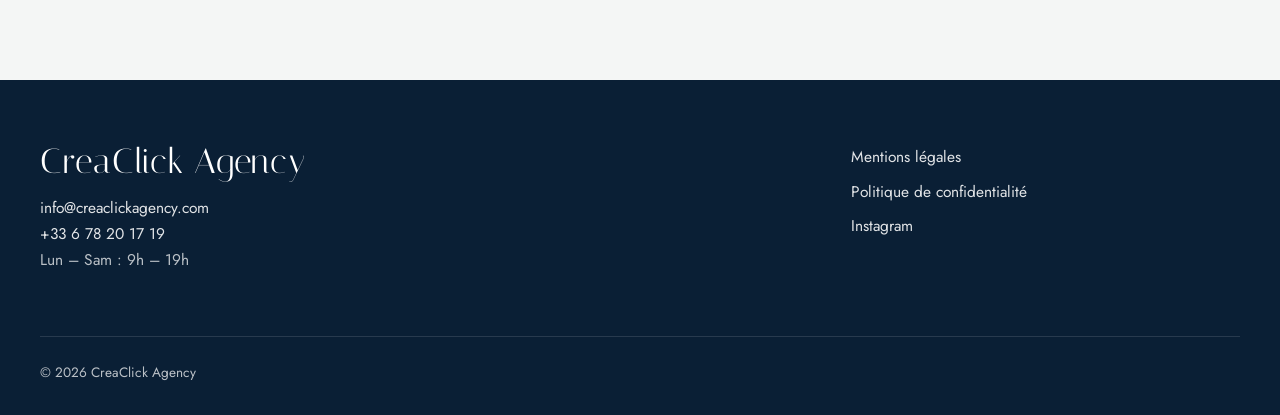
<file: politique-de-confidentialite/index.html>
<!doctype html>
<html lang="fr">
<head>
  <meta charset="utf-8">
  <meta name="viewport" content="width=device-width, initial-scale=1">
  <title>Politique de confidentialité | CreaClick Agency</title>
  <meta name="description" content="Comment CreaClick Agency collecte, utilise et protège vos données personnelles.">
  <meta name="robots" content="noindex, follow">
  <link rel="canonical" href="https://www.creaclickagency.com/politique-de-confidentialite/">
  <link rel="icon" href="/assets/icons/favicon.svg" type="image/svg+xml">
  <link rel="preconnect" href="https://fonts.googleapis.com">
  <link rel="preconnect" href="https://fonts.gstatic.com" crossorigin>
  <link href="https://fonts.googleapis.com/css2?family=Italiana&family=Jost:wght@300;400;500&display=swap" rel="stylesheet">
  <link rel="stylesheet" href="/assets/css/style.css">
</head>
<body>
  <a class="skip-link" href="#main-content">Passer au contenu principal</a>

  <header class="site-header">
    <div class="container header-inner">
      <a class="logo" href="/">CreaClick <span>Agency</span></a>
      <button class="nav-toggle" aria-expanded="false" aria-controls="main-nav">Menu</button>
      <nav id="main-nav" class="main-nav" aria-label="Navigation principale">
        <ul>
          <li><a href="/">Accueil</a></li>
          <li><a href="/prestations/">Prestations</a></li>
          <li><a href="/sponsoring-et-partenariats/">Sponsoring & partenariats</a></li>
          <li><a href="/informations/">Informations</a></li>
          <li><a href="/equipes/">Équipes</a></li>
          <li><a href="/realisations/">Réalisations</a></li>
          <li><a href="/contact/">Contact</a></li>
        </ul>
      </nav>
    </div>
  </header>

  <main id="main-content" class="section">
    <div class="container prose">
      <h1>Politique de confidentialité</h1>
      <p><em>Dernière mise à jour : [date À COMPLÉTER]</em></p>
      <!-- TODO : relire et adapter (outil de formulaire choisi, statistiques éventuelles) -->

      <h2>Responsable du traitement</h2>
      <p>CreaClick Agency, [adresse À COMPLÉTER] – <a href="mailto:info@creaclickagency.com">info@creaclickagency.com</a>.</p>

      <h2>Données collectées</h2>
      <p>Via le formulaire de contact : nom et prénom, e-mail, téléphone, informations sur votre événement (type, date, lieu, nombre de personnes, budget) et votre message.</p>

      <h2>Finalités et base légale</h2>
      <p>Ces données servent uniquement à répondre à votre demande et à établir un devis (mesures précontractuelles – art. 6.1.b du RGPD). Elles ne sont ni vendues ni cédées à des tiers.</p>

      <h2>Durée de conservation</h2>
      <p>3 ans à compter du dernier contact pour les prospects ; durée légale de conservation pour les clients.</p>

      <h2>Destinataires</h2>
      <p>Seule l'équipe CreaClick Agency a accès à vos données, ainsi que nos sous-traitants techniques (hébergeur, service d'envoi du formulaire : Web3Forms, qui transmet votre message par e-mail sans l'exploiter à d'autres fins).</p>

      <h2>Cookies</h2>
      <p>Ce site n'utilise pas de cookies de suivi publicitaire. [À adapter si un outil de mesure d'audience est ajouté.]</p>

      <h2>Vos droits</h2>
      <p>Vous disposez d'un droit d'accès, de rectification, d'effacement, d'opposition, de limitation et de portabilité de vos données. Pour l'exercer, écrivez à <a href="mailto:info@creaclickagency.com">info@creaclickagency.com</a>. Vous pouvez également introduire une réclamation auprès de la CNIL (<a href="https://www.cnil.fr" rel="noopener" target="_blank">www.cnil.fr</a>).</p>
    </div>
  </main>

  <footer class="site-footer">
    <div class="container footer-inner">
      <div>
        <p class="logo">CreaClick <span>Agency</span></p>
        <p><a href="mailto:info@creaclickagency.com">info@creaclickagency.com</a><br><a href="tel:+33678201719">+33 6 78 20 17 19</a><br>Lun – Sam : 9h – 19h</p>
      </div>
      <ul class="footer-links">
        <li><a href="/mentions-legales/">Mentions légales</a></li>
        <li><a href="/politique-de-confidentialite/" aria-current="page">Politique de confidentialité</a></li>
        <li><a href="https://www.instagram.com/" rel="noopener" target="_blank">Instagram</a></li>
      </ul>
      <p class="copyright">© <span data-year>2026</span> CreaClick Agency</p>
    </div>
  </footer>

  <script src="/assets/js/main.js" defer></script>
</body>
</html>
</file>
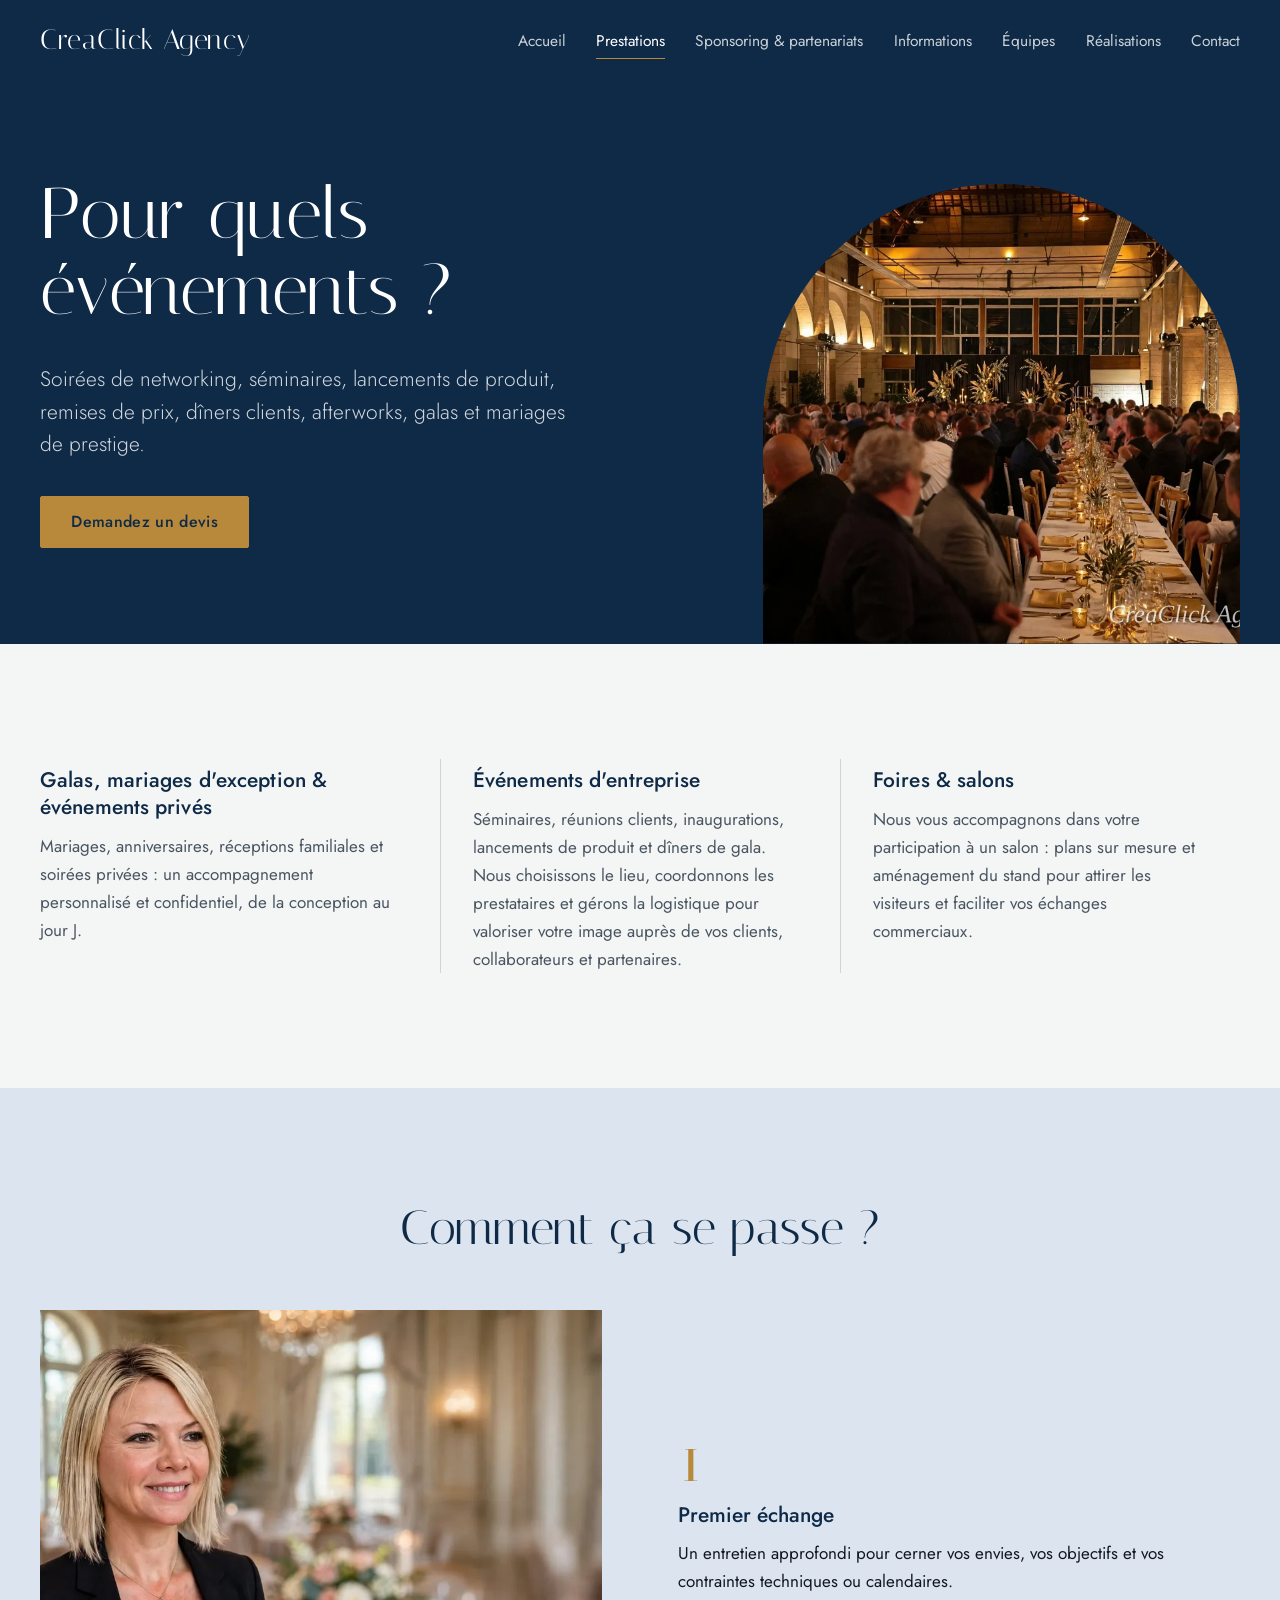
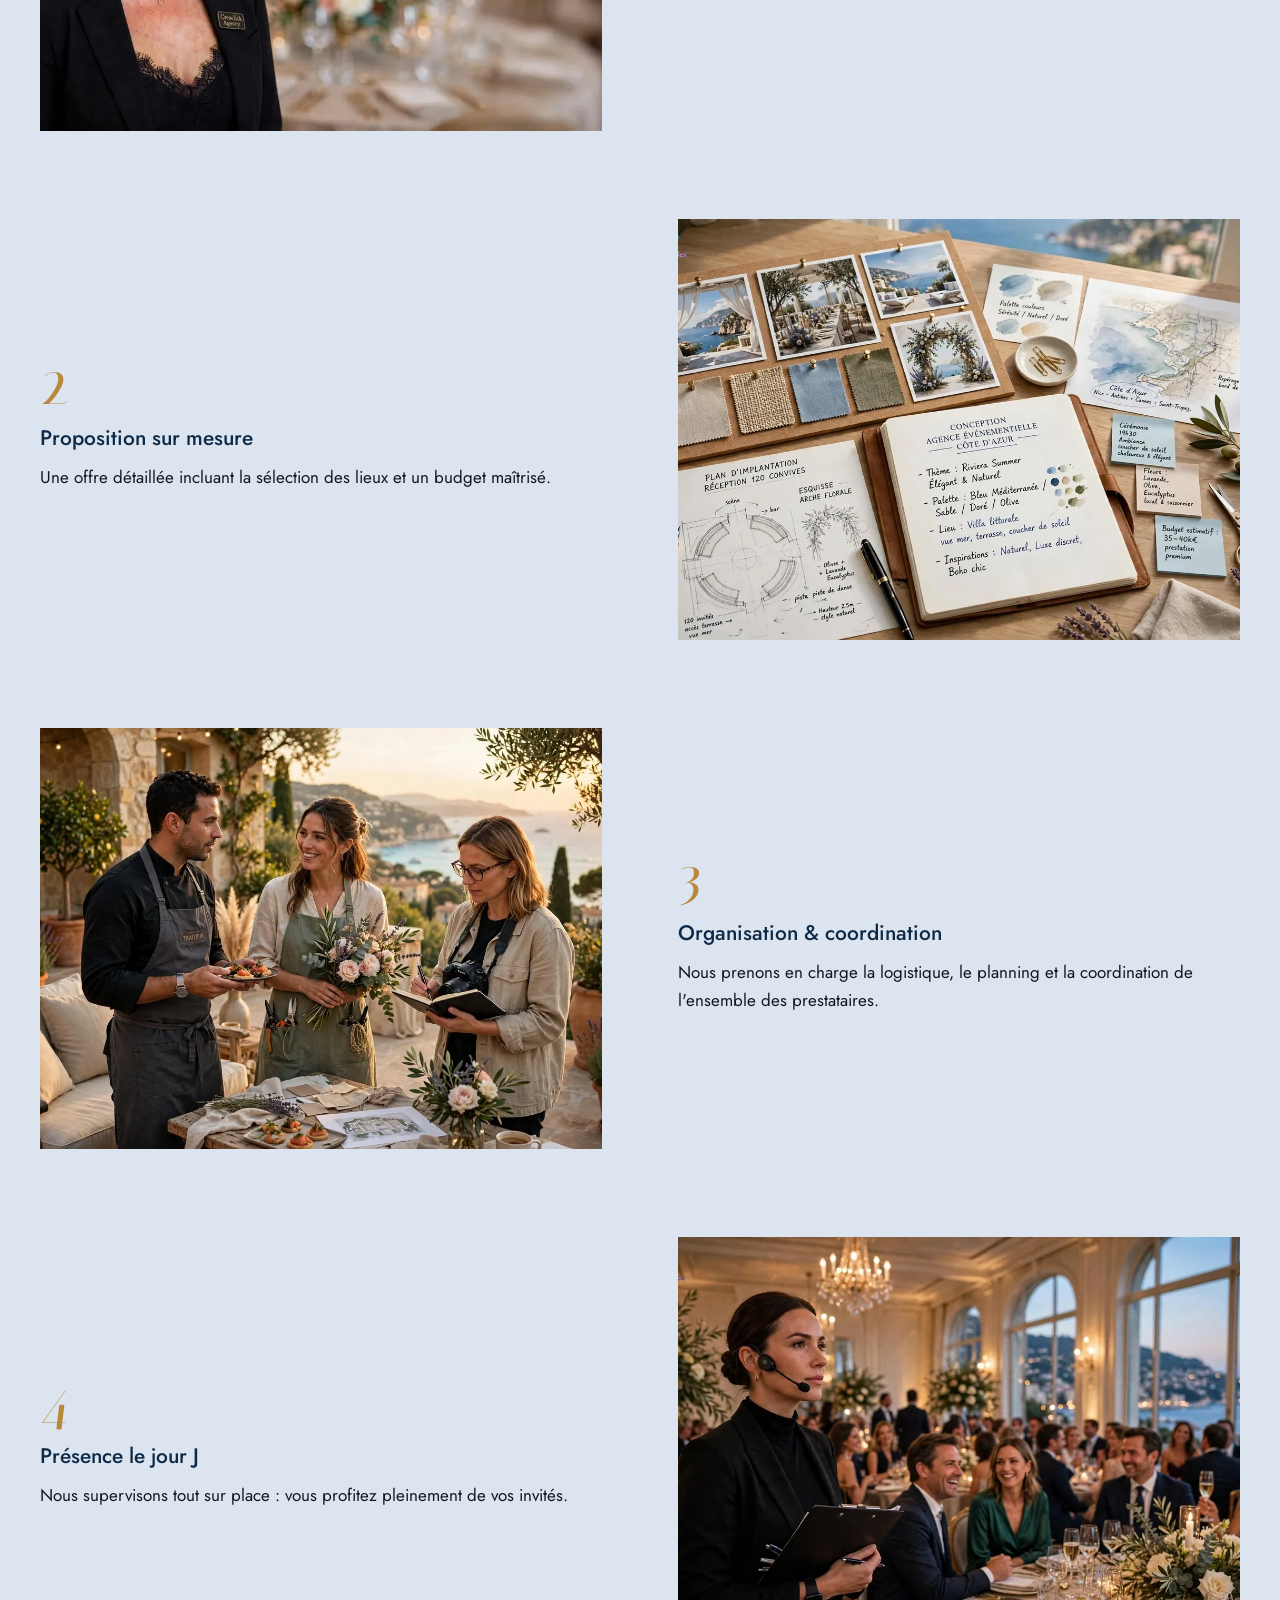
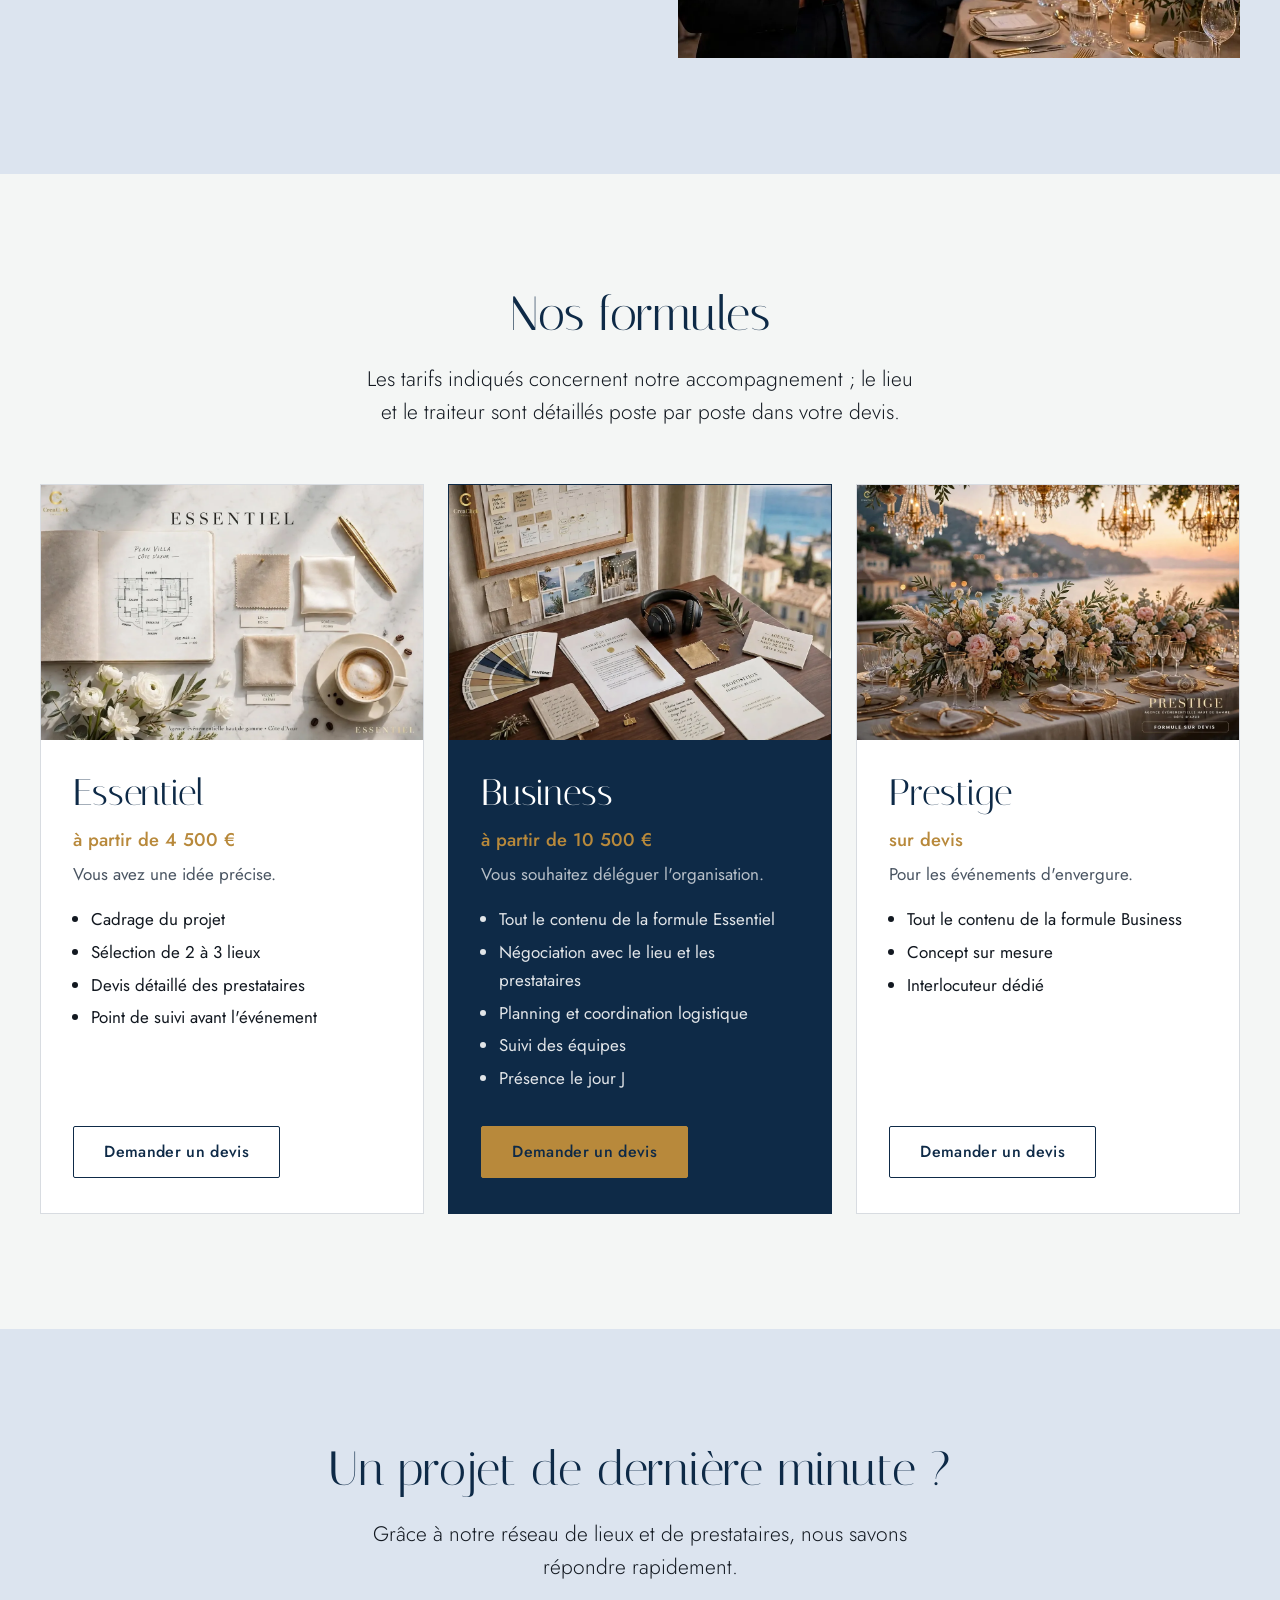
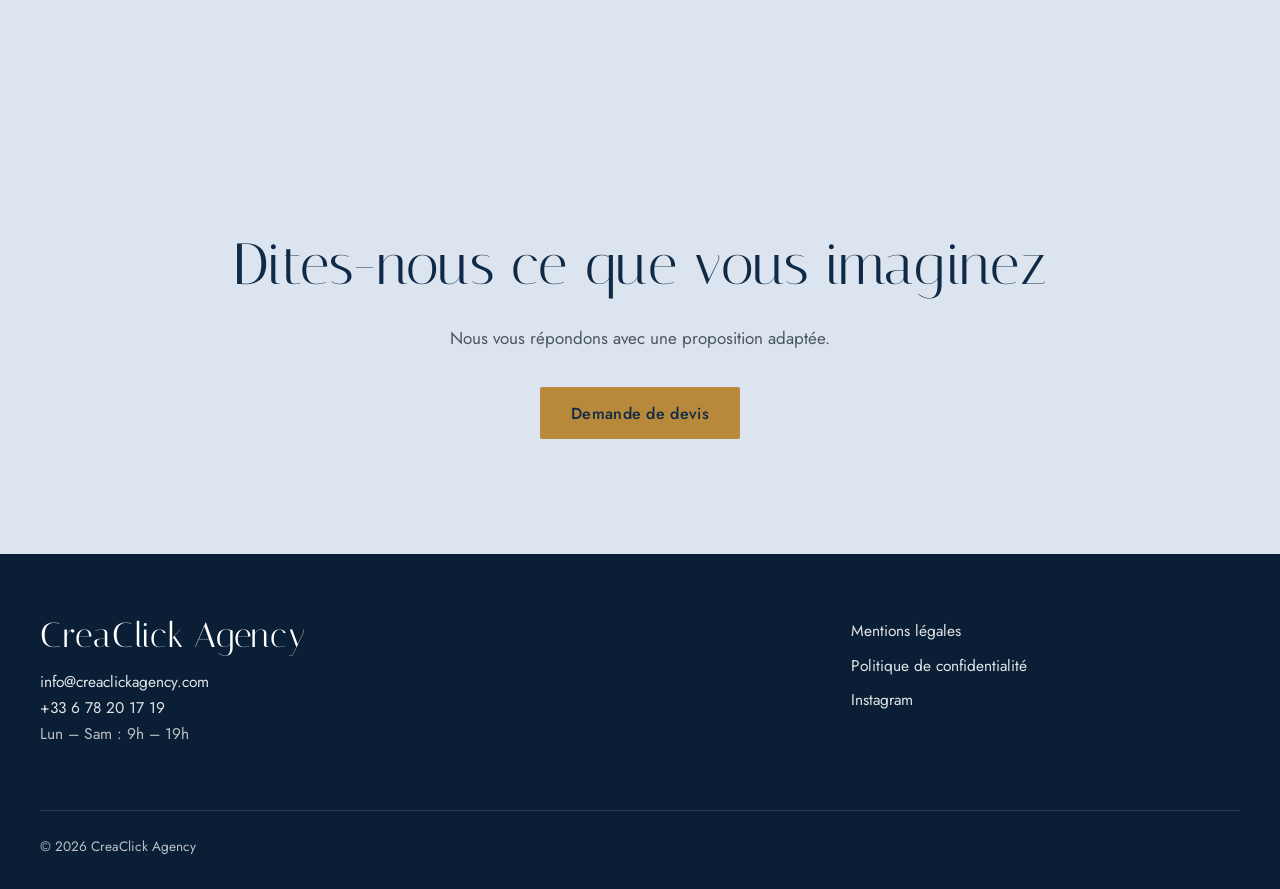
<file: prestations/index.html>
<!doctype html>
<html lang="fr">
<head>
  <meta charset="utf-8">
  <meta name="viewport" content="width=device-width, initial-scale=1">
  <title>Prestations & formules | CreaClick Agency</title>
  <meta name="description" content="Galas, mariages d'exception, événements d'entreprise, foires et salons : découvrez nos prestations et nos formules Essentiel, Business et Prestige.">
  <link rel="canonical" href="https://www.creaclickagency.com/prestations/">
  <meta property="og:type" content="website">
  <meta property="og:locale" content="fr_FR">
  <meta property="og:site_name" content="CreaClick Agency">
  <meta property="og:title" content="Prestations & formules – CreaClick Agency">
  <meta property="og:description" content="Événements privés, d'entreprise, salons : trois formules pour organiser votre événement de prestige.">
  <meta property="og:image" content="https://www.creaclickagency.com/assets/img/og/og-default.jpg">
  <meta property="og:url" content="https://www.creaclickagency.com/prestations/">
  <link rel="icon" href="/assets/icons/favicon.svg" type="image/svg+xml">
  <link rel="manifest" href="/site.webmanifest">
  <link rel="preconnect" href="https://fonts.googleapis.com">
  <link rel="preconnect" href="https://fonts.gstatic.com" crossorigin>
  <link href="https://fonts.googleapis.com/css2?family=Italiana&family=Jost:wght@300;400;500&display=swap" rel="stylesheet">
  <link rel="stylesheet" href="/assets/css/style.css">
</head>
<body>
  <a class="skip-link" href="#main-content">Passer au contenu principal</a>

  <header class="site-header">
    <div class="container header-inner">
      <a class="logo" href="/">CreaClick <span>Agency</span></a>
      <button class="nav-toggle" aria-expanded="false" aria-controls="main-nav">Menu</button>
      <nav id="main-nav" class="main-nav" aria-label="Navigation principale">
        <ul>
          <li><a href="/">Accueil</a></li>
          <li><a href="/prestations/" aria-current="page">Prestations</a></li>
          <li><a href="/sponsoring-et-partenariats/">Sponsoring & partenariats</a></li>
          <li><a href="/informations/">Informations</a></li>
          <li><a href="/equipes/">Équipes</a></li>
          <li><a href="/realisations/">Réalisations</a></li>
          <li><a href="/contact/">Contact</a></li>
        </ul>
      </nav>
    </div>
  </header>

  <main id="main-content">
    <section class="hero hero--page" style="--hero-img:url('/assets/img/prestations/hero-prestations.webp')">
      <div class="container hero-content">
        <h1>Pour quels événements ?</h1>
        <p class="lead">Soirées de networking, séminaires, lancements de produit, remises de prix, dîners clients, afterworks, galas et mariages de prestige.</p>
        <div class="actions"><a class="btn" href="/contact/">Demandez un devis</a></div>
      </div>
    </section>

    <section class="section">
      <div class="container">
        <ul class="cards cards-3">
          <li class="card">
            <h2 class="h3">Galas, mariages d'exception & événements privés</h2>
            <p>Mariages, anniversaires, réceptions familiales et soirées privées : un accompagnement personnalisé et confidentiel, de la conception au jour J.</p>
          </li>
          <li class="card">
            <h2 class="h3">Événements d'entreprise</h2>
            <p>Séminaires, réunions clients, inaugurations, lancements de produit et dîners de gala. Nous choisissons le lieu, coordonnons les prestataires et gérons la logistique pour valoriser votre image auprès de vos clients, collaborateurs et partenaires.</p>
          </li>
          <li class="card">
            <h2 class="h3">Foires & salons</h2>
            <p>Nous vous accompagnons dans votre participation à un salon : plans sur mesure et aménagement du stand pour attirer les visiteurs et faciliter vos échanges commerciaux.</p>
          </li>
        </ul>
      </div>
    </section>

    <section class="section section-alt">
      <div class="container">
        <div class="section-head text-center">
          <h2>Comment ça se passe ?</h2>
        </div>
        <ol class="steps">
          <li class="step">
            <img src="/assets/img/prestations/etape-1-premier-echange.webp" alt="Premier échange autour d'un projet d'événement" loading="lazy" width="1200" height="675">
            <div><h3>Premier échange</h3><p>Un entretien approfondi pour cerner vos envies, vos objectifs et vos contraintes techniques ou calendaires.</p></div>
          </li>
          <li class="step">
            <img src="/assets/img/prestations/etape-2-proposition.webp" alt="Lieu de réception sélectionné pour une proposition sur mesure" loading="lazy" width="1200" height="800">
            <div><h3>Proposition sur mesure</h3><p>Une offre détaillée incluant la sélection des lieux et un budget maîtrisé.</p></div>
          </li>
          <li class="step">
            <img src="/assets/img/prestations/etape-3-coordination.webp" alt="Mise en place logistique d'un événement" loading="lazy" width="1200" height="800">
            <div><h3>Organisation & coordination</h3><p>Nous prenons en charge la logistique, le planning et la coordination de l'ensemble des prestataires.</p></div>
          </li>
          <li class="step">
            <img src="/assets/img/prestations/etape-4-jour-j.webp" alt="Soirée de prestige le jour de l'événement" loading="lazy" width="1200" height="800">
            <div><h3>Présence le jour J</h3><p>Nous supervisons tout sur place : vous profitez pleinement de vos invités.</p></div>
          </li>
        </ol>
      </div>
    </section>

    <section class="section" id="formules">
      <div class="container">
        <div class="section-head text-center">
          <h2>Nos formules</h2>
          <p class="lead">Les tarifs indiqués concernent notre accompagnement ; le lieu et le traiteur sont détaillés poste par poste dans votre devis.</p>
        </div>
        <div class="pricing">
          <article class="plan">
            <img src="/assets/img/prestations/formule-essentiel.webp" alt="" loading="lazy" width="1200" height="787">
            <div class="plan-body">
              <h3>Essentiel</h3>
              <p class="plan-price">à partir de 4 500 €</p>
              <p class="plan-target">Vous avez une idée précise.</p>
              <ul>
                <li>Cadrage du projet</li>
                <li>Sélection de 2 à 3 lieux</li>
                <li>Devis détaillé des prestataires</li>
                <li>Point de suivi avant l'événement</li>
              </ul>
              <a class="btn btn-outline" href="/contact/">Demander un devis</a>
            </div>
          </article>
          <article class="plan plan--featured">
            <img src="/assets/img/prestations/formule-business.webp" alt="" loading="lazy" width="1200" height="787">
            <div class="plan-body">
              <h3>Business</h3>
              <p class="plan-price">à partir de 10 500 €</p>
              <p class="plan-target">Vous souhaitez déléguer l'organisation.</p>
              <ul>
                <li>Tout le contenu de la formule Essentiel</li>
                <li>Négociation avec le lieu et les prestataires</li>
                <li>Planning et coordination logistique</li>
                <li>Suivi des équipes</li>
                <li>Présence le jour J</li>
              </ul>
              <a class="btn" href="/contact/">Demander un devis</a>
            </div>
          </article>
          <article class="plan">
            <img src="/assets/img/prestations/formule-prestige.webp" alt="" loading="lazy" width="1200" height="787">
            <div class="plan-body">
              <h3>Prestige</h3>
              <p class="plan-price">sur devis</p>
              <p class="plan-target">Pour les événements d'envergure.</p>
              <ul>
                <li>Tout le contenu de la formule Business</li>
                <li>Concept sur mesure</li>
                <li>Interlocuteur dédié</li>
              </ul>
              <a class="btn btn-outline" href="/contact/">Demander un devis</a>
            </div>
          </article>
        </div>
      </div>
    </section>

    <section class="section section-alt">
      <div class="container text-center">
        <h2>Un projet de dernière minute ?</h2>
        <p class="lead">Grâce à notre réseau de lieux et de prestataires, nous savons répondre rapidement.</p>
      </div>
    </section>

    <section class="section cta">
      <div class="container">
        <h2>Dites-nous ce que vous imaginez</h2>
        <p>Nous vous répondons avec une proposition adaptée.</p>
        <div class="actions"><a class="btn" href="/contact/">Demande de devis</a></div>
      </div>
    </section>
  </main>

  <footer class="site-footer">
    <div class="container footer-inner">
      <div>
        <p class="logo">CreaClick <span>Agency</span></p>
        <p><a href="mailto:info@creaclickagency.com">info@creaclickagency.com</a><br><a href="tel:+33678201719">+33 6 78 20 17 19</a><br>Lun – Sam : 9h – 19h</p>
      </div>
      <ul class="footer-links">
        <li><a href="/mentions-legales/">Mentions légales</a></li>
        <li><a href="/politique-de-confidentialite/">Politique de confidentialité</a></li>
        <li><a href="https://www.instagram.com/" rel="noopener" target="_blank">Instagram</a></li>
      </ul>
      <p class="copyright">© <span data-year>2026</span> CreaClick Agency</p>
    </div>
  </footer>

  <script src="/assets/js/main.js" defer></script>
</body>
</html>
</file>
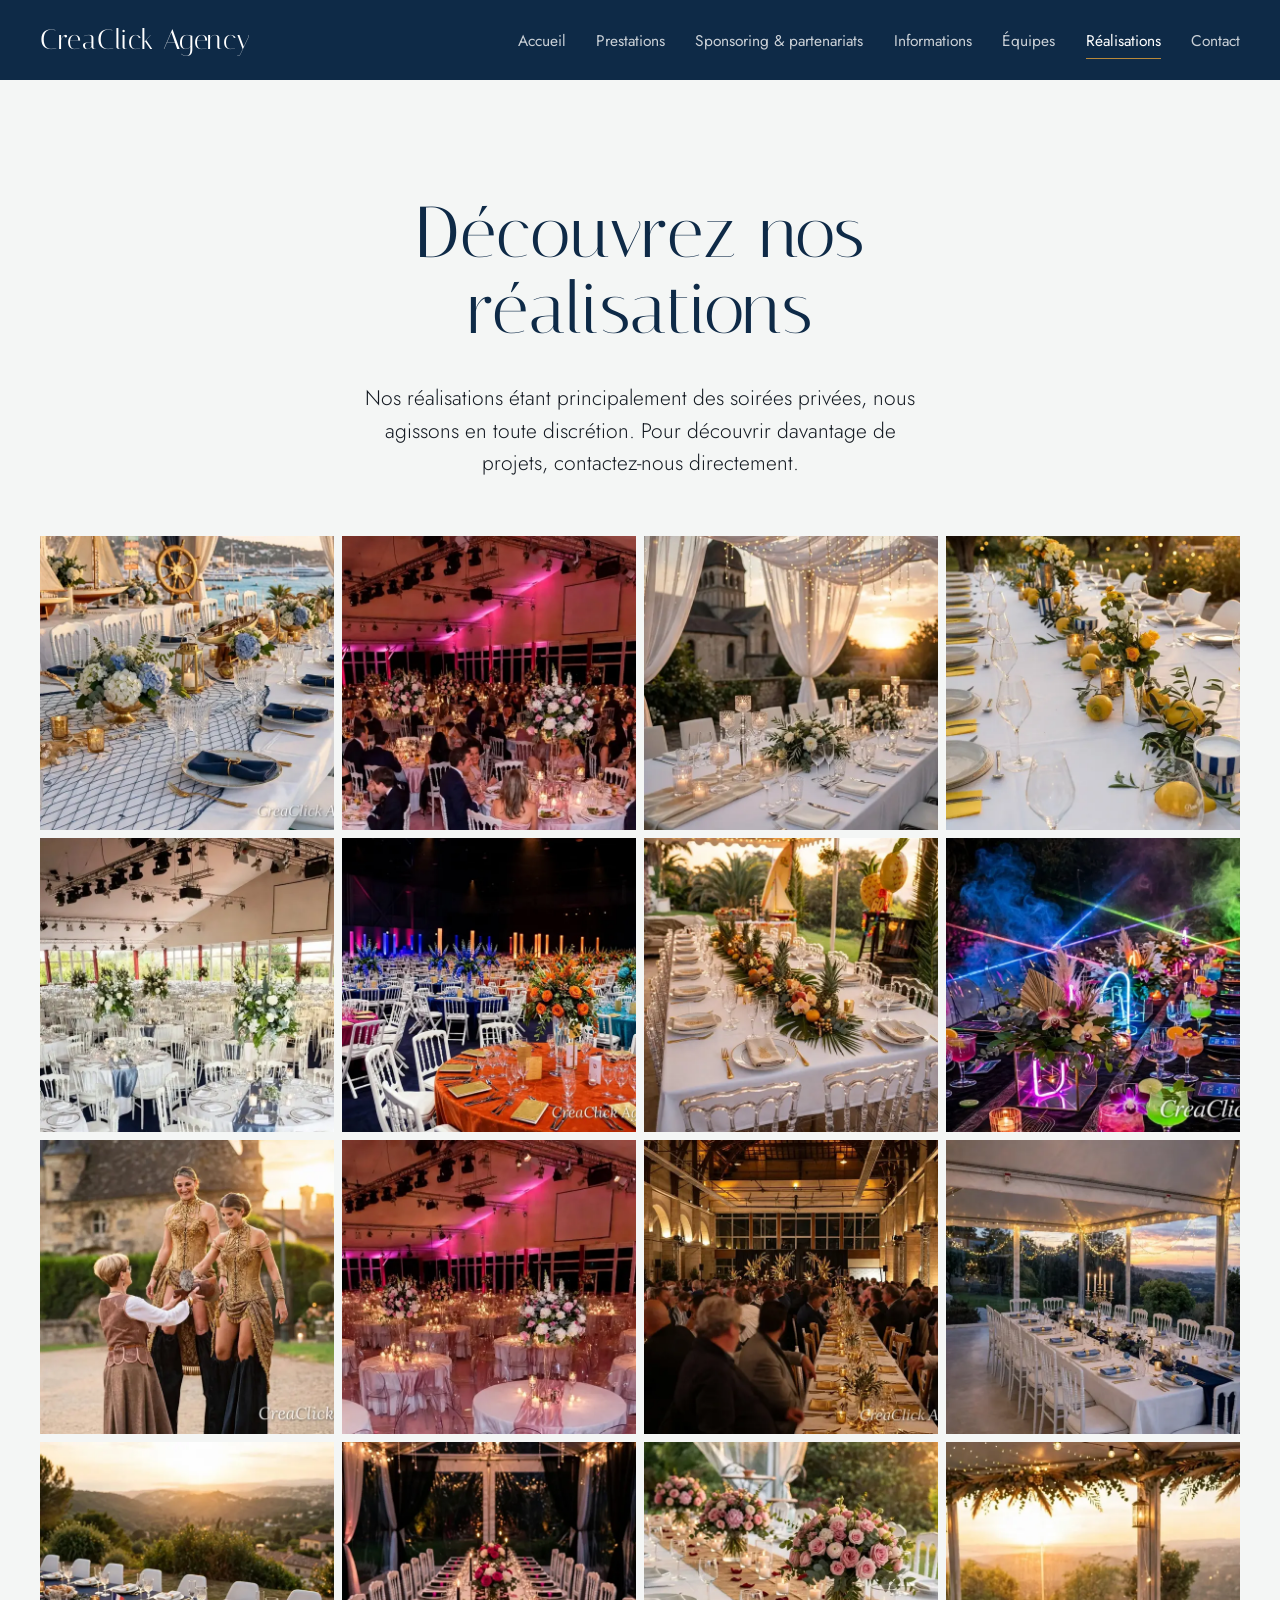
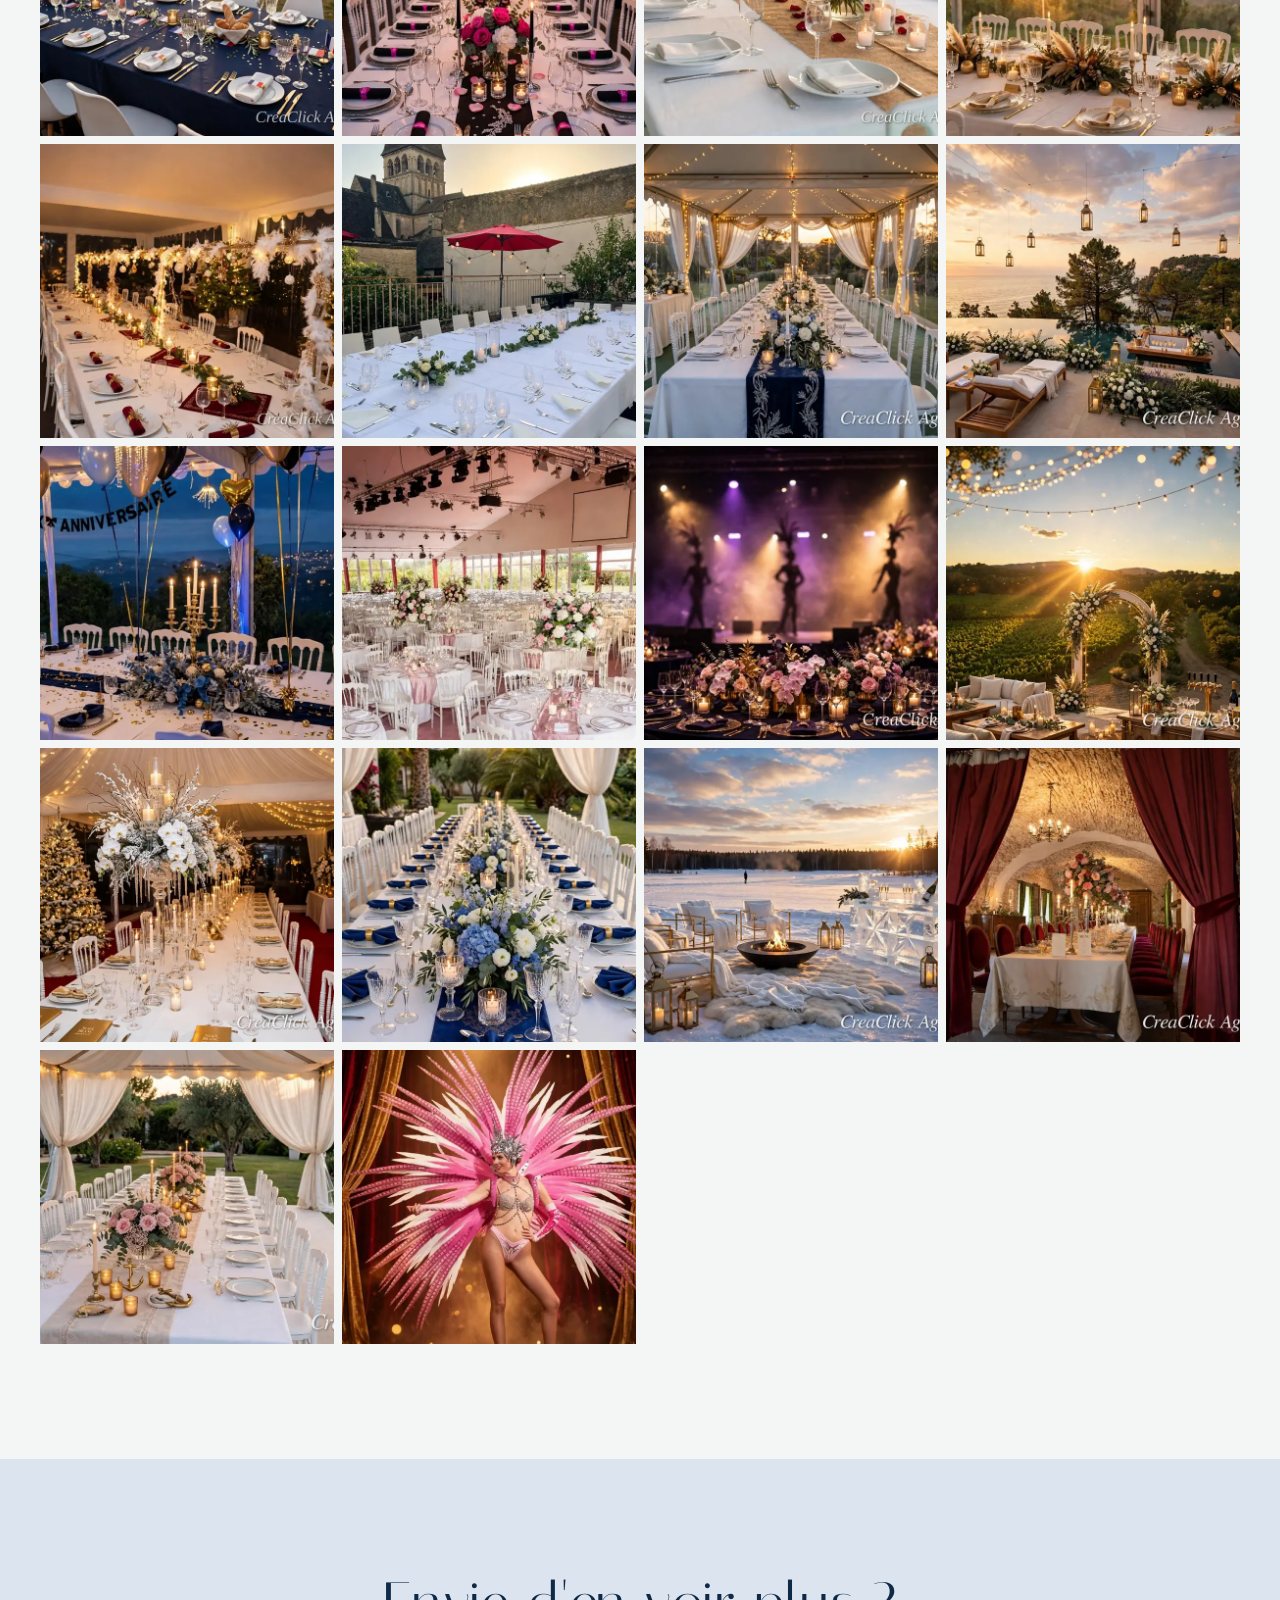
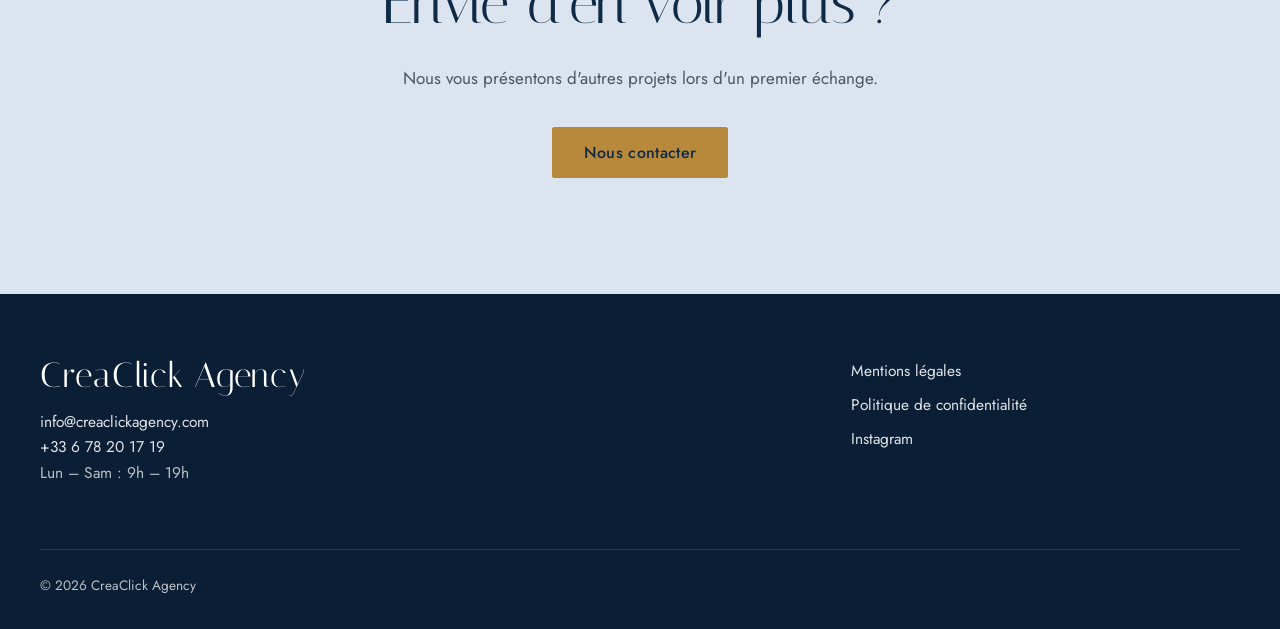
<file: realisations/index.html>
<!doctype html>
<html lang="fr">
<head>
  <meta charset="utf-8">
  <meta name="viewport" content="width=device-width, initial-scale=1">
  <title>Nos réalisations – Soirées privées & événements | CreaClick Agency</title>
  <meta name="description" content="Découvrez en images une sélection d'événements privés et professionnels organisés par CreaClick Agency sur la Côte d'Azur, dans le respect de la discrétion de nos clients.">
  <link rel="canonical" href="https://www.creaclickagency.com/realisations/">
  <meta property="og:type" content="website">
  <meta property="og:locale" content="fr_FR">
  <meta property="og:site_name" content="CreaClick Agency">
  <meta property="og:title" content="Nos réalisations – CreaClick Agency">
  <meta property="og:description" content="Une sélection d'événements de prestige organisés en toute discrétion.">
  <meta property="og:image" content="https://www.creaclickagency.com/assets/img/og/og-default.jpg">
  <meta property="og:url" content="https://www.creaclickagency.com/realisations/">
  <link rel="icon" href="/assets/icons/favicon.svg" type="image/svg+xml">
  <link rel="manifest" href="/site.webmanifest">
  <link rel="preconnect" href="https://fonts.googleapis.com">
  <link rel="preconnect" href="https://fonts.gstatic.com" crossorigin>
  <link href="https://fonts.googleapis.com/css2?family=Italiana&family=Jost:wght@300;400;500&display=swap" rel="stylesheet">
  <link rel="stylesheet" href="/assets/css/style.css">
</head>
<body>
  <a class="skip-link" href="#main-content">Passer au contenu principal</a>

  <header class="site-header">
    <div class="container header-inner">
      <a class="logo" href="/">CreaClick <span>Agency</span></a>
      <button class="nav-toggle" aria-expanded="false" aria-controls="main-nav">Menu</button>
      <nav id="main-nav" class="main-nav" aria-label="Navigation principale">
        <ul>
          <li><a href="/">Accueil</a></li>
          <li><a href="/prestations/">Prestations</a></li>
          <li><a href="/sponsoring-et-partenariats/">Sponsoring & partenariats</a></li>
          <li><a href="/informations/">Informations</a></li>
          <li><a href="/equipes/">Équipes</a></li>
          <li><a href="/realisations/" aria-current="page">Réalisations</a></li>
          <li><a href="/contact/">Contact</a></li>
        </ul>
      </nav>
    </div>
  </header>

  <main id="main-content">
    <section class="section">
      <div class="container">
        <div class="section-head text-center">
          <h1>Découvrez nos réalisations</h1>
          <p class="lead">Nos réalisations étant principalement des soirées privées, nous agissons en toute discrétion. Pour découvrir davantage de projets, contactez-nous directement.</p>
        </div>

        <!-- TODO : décrire chaque photo dans son alt (type d'événement, lieu) et/ou regrouper par catégorie (mariages, entreprise, galas) -->
        <ul class="gallery">
          <li><a href="/assets/img/realisations/evenement-prestige-01.webp"><img src="/assets/img/realisations/mini/evenement-prestige-01.webp" alt="Événement privé organisé par CreaClick Agency" loading="lazy" width="600" height="600"></a></li>
          <li><a href="/assets/img/realisations/evenement-prestige-02.webp"><img src="/assets/img/realisations/mini/evenement-prestige-02.webp" alt="Événement privé organisé par CreaClick Agency" loading="lazy" width="600" height="600"></a></li>
          <li><a href="/assets/img/realisations/evenement-prestige-03.webp"><img src="/assets/img/realisations/mini/evenement-prestige-03.webp" alt="Événement privé organisé par CreaClick Agency" loading="lazy" width="600" height="600"></a></li>
          <li><a href="/assets/img/realisations/evenement-prestige-04.webp"><img src="/assets/img/realisations/mini/evenement-prestige-04.webp" alt="Événement privé organisé par CreaClick Agency" loading="lazy" width="600" height="600"></a></li>
          <li><a href="/assets/img/realisations/evenement-prestige-05.webp"><img src="/assets/img/realisations/mini/evenement-prestige-05.webp" alt="Événement privé organisé par CreaClick Agency" loading="lazy" width="600" height="600"></a></li>
          <li><a href="/assets/img/realisations/evenement-prestige-06.webp"><img src="/assets/img/realisations/mini/evenement-prestige-06.webp" alt="Événement privé organisé par CreaClick Agency" loading="lazy" width="600" height="600"></a></li>
          <li><a href="/assets/img/realisations/evenement-prestige-07.webp"><img src="/assets/img/realisations/mini/evenement-prestige-07.webp" alt="Événement privé organisé par CreaClick Agency" loading="lazy" width="600" height="600"></a></li>
          <li><a href="/assets/img/realisations/evenement-prestige-08.webp"><img src="/assets/img/realisations/mini/evenement-prestige-08.webp" alt="Événement privé organisé par CreaClick Agency" loading="lazy" width="600" height="600"></a></li>
          <li><a href="/assets/img/realisations/evenement-prestige-09.webp"><img src="/assets/img/realisations/mini/evenement-prestige-09.webp" alt="Événement privé organisé par CreaClick Agency" loading="lazy" width="600" height="600"></a></li>
          <li><a href="/assets/img/realisations/evenement-prestige-10.webp"><img src="/assets/img/realisations/mini/evenement-prestige-10.webp" alt="Événement privé organisé par CreaClick Agency" loading="lazy" width="600" height="600"></a></li>
          <li><a href="/assets/img/realisations/evenement-prestige-11.webp"><img src="/assets/img/realisations/mini/evenement-prestige-11.webp" alt="Événement privé organisé par CreaClick Agency" loading="lazy" width="600" height="600"></a></li>
          <li><a href="/assets/img/realisations/evenement-prestige-12.webp"><img src="/assets/img/realisations/mini/evenement-prestige-12.webp" alt="Événement privé organisé par CreaClick Agency" loading="lazy" width="600" height="600"></a></li>
          <li><a href="/assets/img/realisations/evenement-prestige-13.webp"><img src="/assets/img/realisations/mini/evenement-prestige-13.webp" alt="Événement privé organisé par CreaClick Agency" loading="lazy" width="600" height="600"></a></li>
          <li><a href="/assets/img/realisations/evenement-prestige-14.webp"><img src="/assets/img/realisations/mini/evenement-prestige-14.webp" alt="Événement privé organisé par CreaClick Agency" loading="lazy" width="600" height="600"></a></li>
          <li><a href="/assets/img/realisations/evenement-prestige-15.webp"><img src="/assets/img/realisations/mini/evenement-prestige-15.webp" alt="Événement privé organisé par CreaClick Agency" loading="lazy" width="600" height="600"></a></li>
          <li><a href="/assets/img/realisations/evenement-prestige-16.webp"><img src="/assets/img/realisations/mini/evenement-prestige-16.webp" alt="Événement privé organisé par CreaClick Agency" loading="lazy" width="600" height="600"></a></li>
          <li><a href="/assets/img/realisations/evenement-prestige-17.webp"><img src="/assets/img/realisations/mini/evenement-prestige-17.webp" alt="Événement privé organisé par CreaClick Agency" loading="lazy" width="600" height="600"></a></li>
          <li><a href="/assets/img/realisations/evenement-prestige-18.webp"><img src="/assets/img/realisations/mini/evenement-prestige-18.webp" alt="Événement privé organisé par CreaClick Agency" loading="lazy" width="600" height="600"></a></li>
          <li><a href="/assets/img/realisations/evenement-prestige-19.webp"><img src="/assets/img/realisations/mini/evenement-prestige-19.webp" alt="Événement privé organisé par CreaClick Agency" loading="lazy" width="600" height="600"></a></li>
          <li><a href="/assets/img/realisations/evenement-prestige-20.webp"><img src="/assets/img/realisations/mini/evenement-prestige-20.webp" alt="Événement privé organisé par CreaClick Agency" loading="lazy" width="600" height="600"></a></li>
          <li><a href="/assets/img/realisations/evenement-prestige-21.webp"><img src="/assets/img/realisations/mini/evenement-prestige-21.webp" alt="Événement privé organisé par CreaClick Agency" loading="lazy" width="600" height="600"></a></li>
          <li><a href="/assets/img/realisations/evenement-prestige-22.webp"><img src="/assets/img/realisations/mini/evenement-prestige-22.webp" alt="Événement privé organisé par CreaClick Agency" loading="lazy" width="600" height="600"></a></li>
          <li><a href="/assets/img/realisations/evenement-prestige-23.webp"><img src="/assets/img/realisations/mini/evenement-prestige-23.webp" alt="Événement privé organisé par CreaClick Agency" loading="lazy" width="600" height="600"></a></li>
          <li><a href="/assets/img/realisations/evenement-prestige-24.webp"><img src="/assets/img/realisations/mini/evenement-prestige-24.webp" alt="Événement privé organisé par CreaClick Agency" loading="lazy" width="600" height="600"></a></li>
          <li><a href="/assets/img/realisations/evenement-prestige-25.webp"><img src="/assets/img/realisations/mini/evenement-prestige-25.webp" alt="Événement privé organisé par CreaClick Agency" loading="lazy" width="600" height="600"></a></li>
          <li><a href="/assets/img/realisations/evenement-prestige-26.webp"><img src="/assets/img/realisations/mini/evenement-prestige-26.webp" alt="Événement privé organisé par CreaClick Agency" loading="lazy" width="600" height="600"></a></li>
          <li><a href="/assets/img/realisations/evenement-prestige-27.webp"><img src="/assets/img/realisations/mini/evenement-prestige-27.webp" alt="Événement privé organisé par CreaClick Agency" loading="lazy" width="600" height="600"></a></li>
          <li><a href="/assets/img/realisations/evenement-prestige-28.webp"><img src="/assets/img/realisations/mini/evenement-prestige-28.webp" alt="Événement privé organisé par CreaClick Agency" loading="lazy" width="600" height="600"></a></li>
          <li><a href="/assets/img/realisations/evenement-prestige-29.webp"><img src="/assets/img/realisations/mini/evenement-prestige-29.webp" alt="Événement privé organisé par CreaClick Agency" loading="lazy" width="600" height="600"></a></li>
          <li><a href="/assets/img/realisations/evenement-prestige-30.webp"><img src="/assets/img/realisations/mini/evenement-prestige-30.webp" alt="Événement privé organisé par CreaClick Agency" loading="lazy" width="600" height="600"></a></li>
        </ul>
      </div>
    </section>

    <section class="section cta">
      <div class="container">
        <h2>Envie d'en voir plus ?</h2>
        <p>Nous vous présentons d'autres projets lors d'un premier échange.</p>
        <div class="actions"><a class="btn" href="/contact/">Nous contacter</a></div>
      </div>
    </section>
  </main>

  <footer class="site-footer">
    <div class="container footer-inner">
      <div>
        <p class="logo">CreaClick <span>Agency</span></p>
        <p><a href="mailto:info@creaclickagency.com">info@creaclickagency.com</a><br><a href="tel:+33678201719">+33 6 78 20 17 19</a><br>Lun – Sam : 9h – 19h</p>
      </div>
      <ul class="footer-links">
        <li><a href="/mentions-legales/">Mentions légales</a></li>
        <li><a href="/politique-de-confidentialite/">Politique de confidentialité</a></li>
        <li><a href="https://www.instagram.com/" rel="noopener" target="_blank">Instagram</a></li>
      </ul>
      <p class="copyright">© <span data-year>2026</span> CreaClick Agency</p>
    </div>
  </footer>

  <script src="/assets/js/main.js" defer></script>
</body>
</html>
</file>
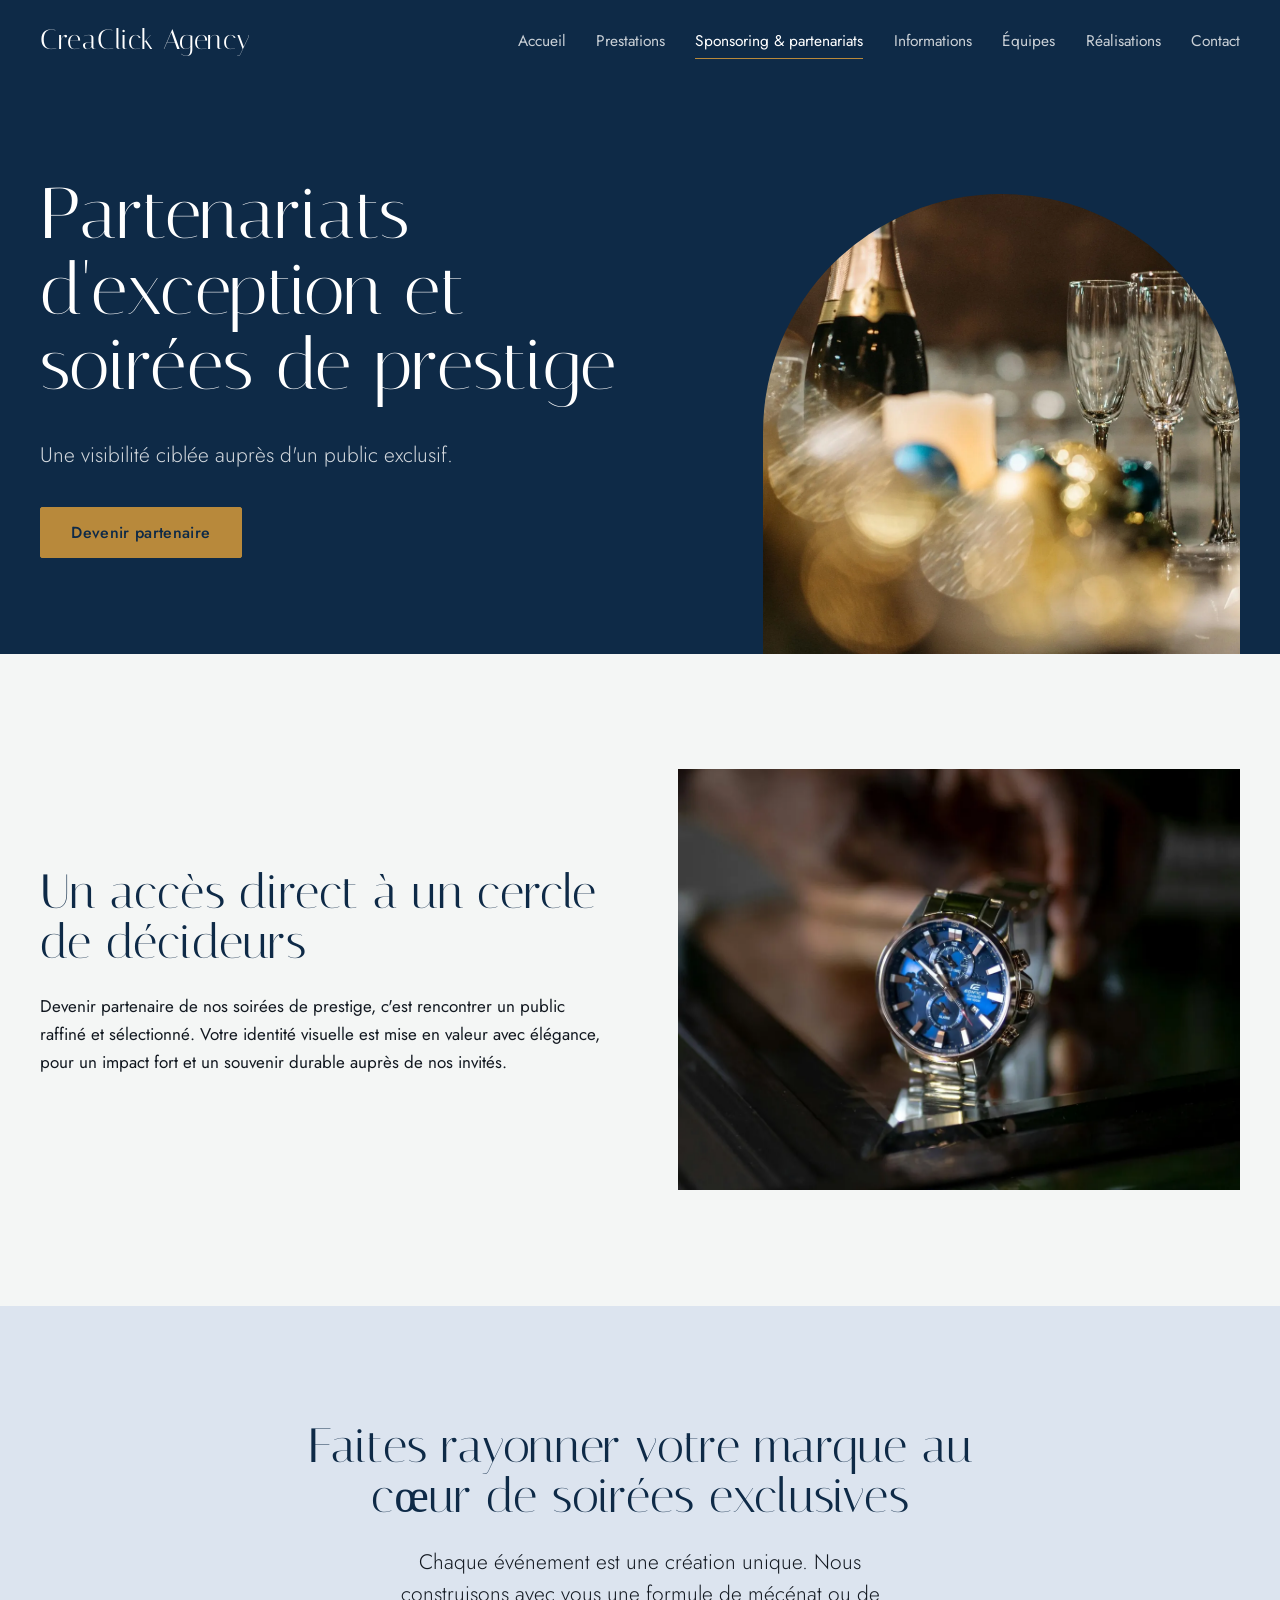
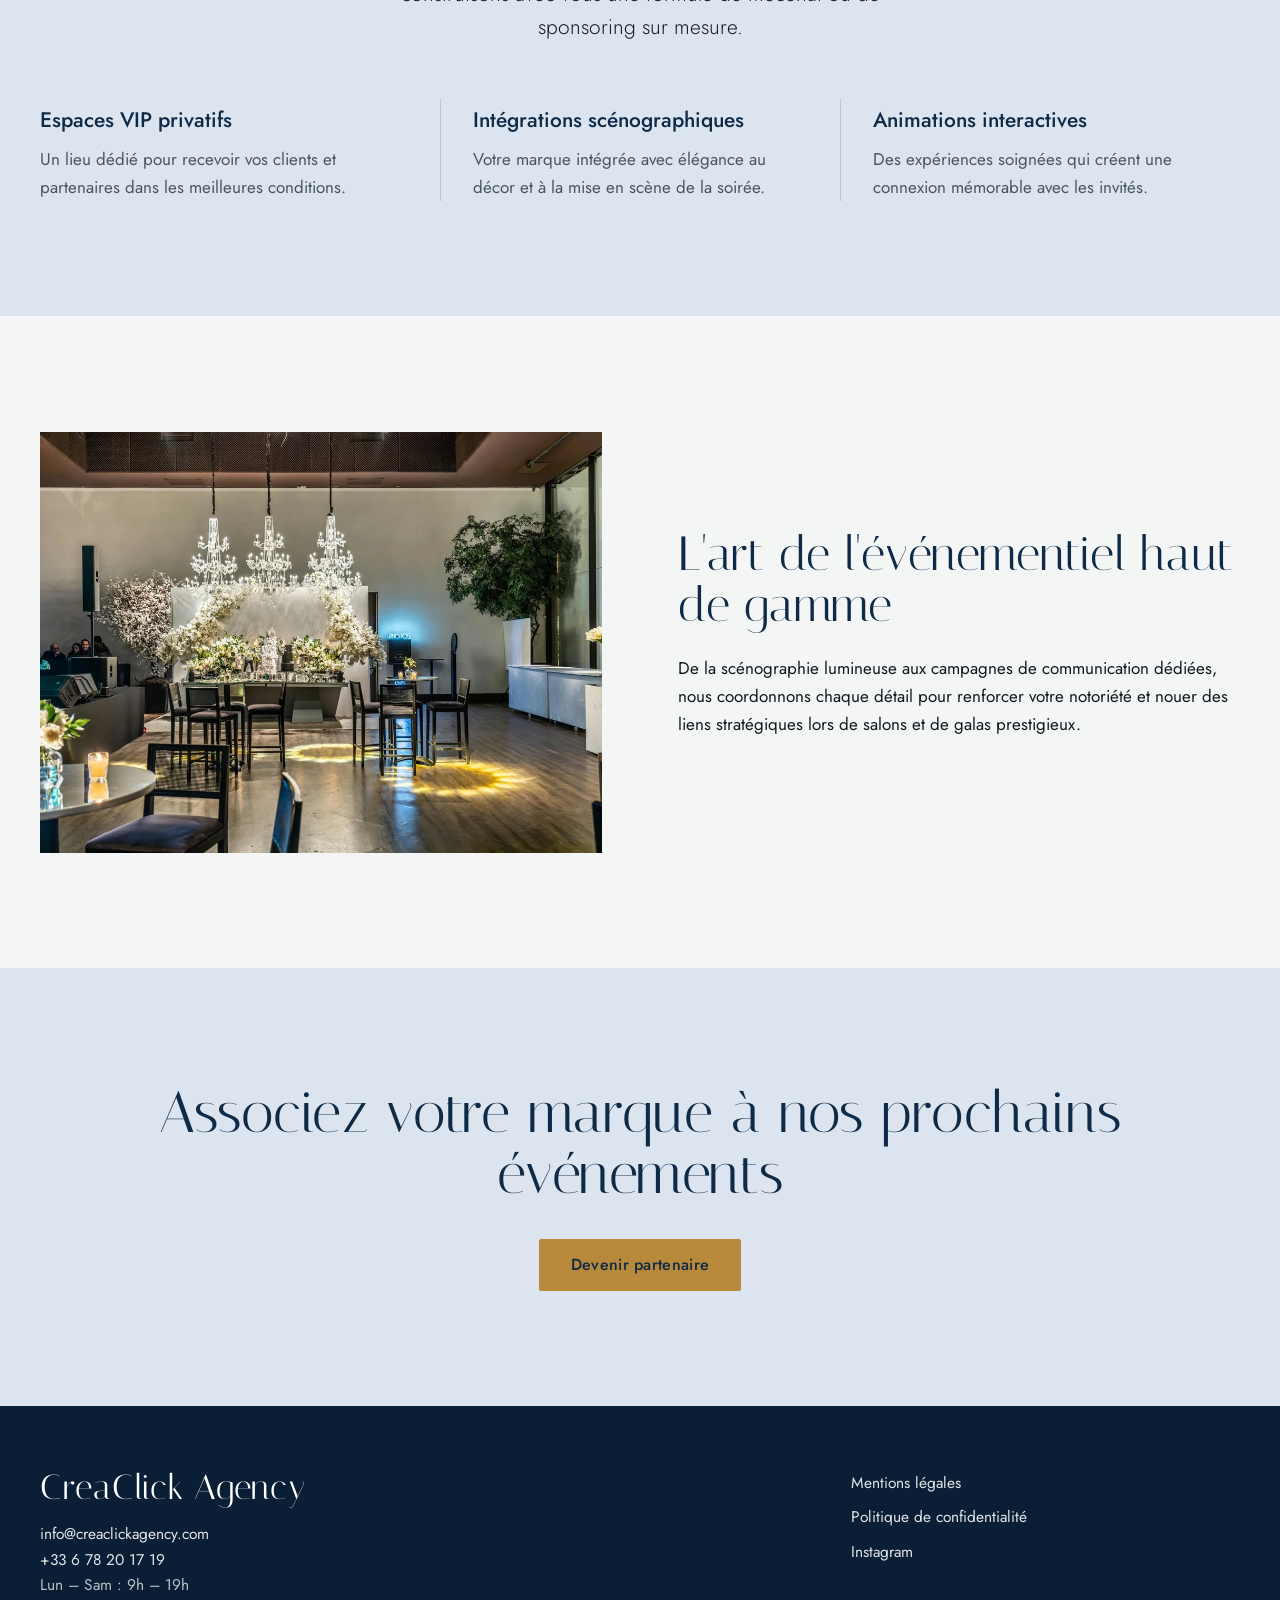
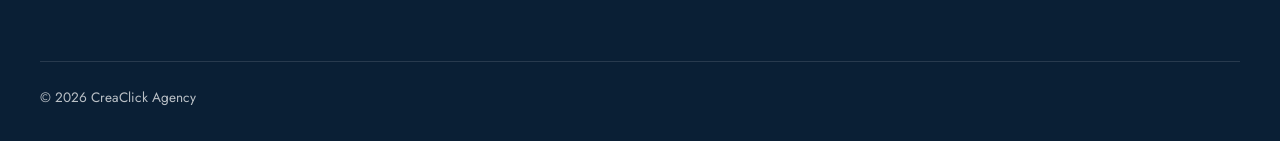
<file: sponsoring-et-partenariats/index.html>
<!doctype html>
<html lang="fr">
<head>
  <meta charset="utf-8">
  <meta name="viewport" content="width=device-width, initial-scale=1">
  <title>Sponsoring & partenariats – Soirées de prestige | CreaClick Agency</title>
  <meta name="description" content="Devenez partenaire de nos soirées de prestige : espaces VIP, intégrations scénographiques et animations sur mesure pour une visibilité ciblée auprès d'un public exclusif.">
  <link rel="canonical" href="https://www.creaclickagency.com/sponsoring-et-partenariats/">
  <meta property="og:type" content="website">
  <meta property="og:locale" content="fr_FR">
  <meta property="og:site_name" content="CreaClick Agency">
  <meta property="og:title" content="Sponsoring & partenariats – CreaClick Agency">
  <meta property="og:description" content="Une visibilité ciblée auprès d'un public exclusif lors de soirées de prestige.">
  <meta property="og:image" content="https://www.creaclickagency.com/assets/img/og/og-default.jpg">
  <meta property="og:url" content="https://www.creaclickagency.com/sponsoring-et-partenariats/">
  <link rel="icon" href="/assets/icons/favicon.svg" type="image/svg+xml">
  <link rel="manifest" href="/site.webmanifest">
  <link rel="preconnect" href="https://fonts.googleapis.com">
  <link rel="preconnect" href="https://fonts.gstatic.com" crossorigin>
  <link href="https://fonts.googleapis.com/css2?family=Italiana&family=Jost:wght@300;400;500&display=swap" rel="stylesheet">
  <link rel="stylesheet" href="/assets/css/style.css">
</head>
<body>
  <a class="skip-link" href="#main-content">Passer au contenu principal</a>

  <header class="site-header">
    <div class="container header-inner">
      <a class="logo" href="/">CreaClick <span>Agency</span></a>
      <button class="nav-toggle" aria-expanded="false" aria-controls="main-nav">Menu</button>
      <nav id="main-nav" class="main-nav" aria-label="Navigation principale">
        <ul>
          <li><a href="/">Accueil</a></li>
          <li><a href="/prestations/">Prestations</a></li>
          <li><a href="/sponsoring-et-partenariats/" aria-current="page">Sponsoring & partenariats</a></li>
          <li><a href="/informations/">Informations</a></li>
          <li><a href="/equipes/">Équipes</a></li>
          <li><a href="/realisations/">Réalisations</a></li>
          <li><a href="/contact/">Contact</a></li>
        </ul>
      </nav>
    </div>
  </header>

  <main id="main-content">
    <section class="hero hero--page" style="--hero-img:url('/assets/img/sponsoring/hero-sponsoring.webp')">
      <div class="container hero-content">
        <h1>Partenariats d'exception et soirées de prestige</h1>
        <p class="lead">Une visibilité ciblée auprès d'un public exclusif.</p>
        <div class="actions"><a class="btn" href="/contact/?objet=partenariat">Devenir partenaire</a></div>
      </div>
    </section>

    <section class="section">
      <div class="container two-cols">
        <div>
          <h2>Un accès direct à un cercle de décideurs</h2>
          <p>Devenir partenaire de nos soirées de prestige, c'est rencontrer un public raffiné et sélectionné. Votre identité visuelle est mise en valeur avec élégance, pour un impact fort et un souvenir durable auprès de nos invités.</p>
        </div>
        <img src="/assets/img/sponsoring/rayonnement-marque.webp" alt="Invités lors d'une soirée de gala" loading="lazy" width="1200" height="1500">
      </div>
    </section>

    <section class="section section-alt">
      <div class="container">
        <div class="section-head text-center">
          <h2>Faites rayonner votre marque au cœur de soirées exclusives</h2>
          <p class="lead">Chaque événement est une création unique. Nous construisons avec vous une formule de mécénat ou de sponsoring sur mesure.</p>
        </div>
        <ul class="cards cards-3">
          <li class="card"><h3>Espaces VIP privatifs</h3><p>Un lieu dédié pour recevoir vos clients et partenaires dans les meilleures conditions.</p></li>
          <li class="card"><h3>Intégrations scénographiques</h3><p>Votre marque intégrée avec élégance au décor et à la mise en scène de la soirée.</p></li>
          <li class="card"><h3>Animations interactives</h3><p>Des expériences soignées qui créent une connexion mémorable avec les invités.</p></li>
        </ul>
      </div>
    </section>

    <section class="section">
      <div class="container two-cols two-cols--reverse">
        <div>
          <h2>L'art de l'événementiel haut de gamme</h2>
          <p>De la scénographie lumineuse aux campagnes de communication dédiées, nous coordonnons chaque détail pour renforcer votre notoriété et nouer des liens stratégiques lors de salons et de galas prestigieux.</p>
        </div>
        <img src="/assets/img/sponsoring/evenementiel-haut-de-gamme.webp" alt="Scénographie lumineuse lors d'un événement haut de gamme" loading="lazy" width="1200" height="800">
      </div>
    </section>

    <section class="section cta">
      <div class="container">
        <h2>Associez votre marque à nos prochains événements</h2>
        <div class="actions"><a class="btn" href="/contact/?objet=partenariat">Devenir partenaire</a></div>
      </div>
    </section>
  </main>

  <footer class="site-footer">
    <div class="container footer-inner">
      <div>
        <p class="logo">CreaClick <span>Agency</span></p>
        <p><a href="mailto:info@creaclickagency.com">info@creaclickagency.com</a><br><a href="tel:+33678201719">+33 6 78 20 17 19</a><br>Lun – Sam : 9h – 19h</p>
      </div>
      <ul class="footer-links">
        <li><a href="/mentions-legales/">Mentions légales</a></li>
        <li><a href="/politique-de-confidentialite/">Politique de confidentialité</a></li>
        <li><a href="https://www.instagram.com/" rel="noopener" target="_blank">Instagram</a></li>
      </ul>
      <p class="copyright">© <span data-year>2026</span> CreaClick Agency</p>
    </div>
  </footer>

  <script src="/assets/js/main.js" defer></script>
</body>
</html>
</file>
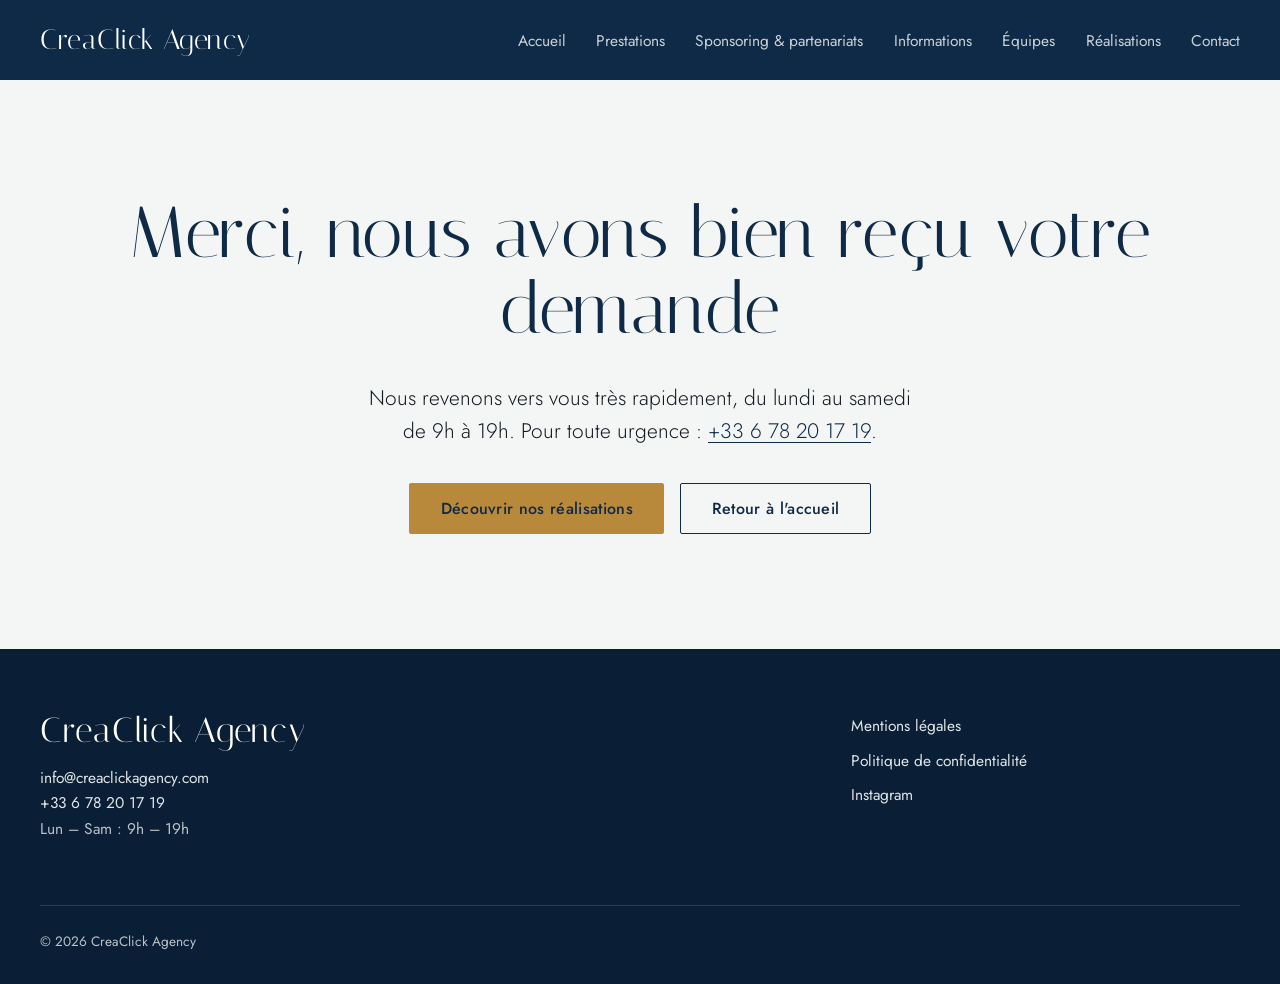
<file: contact/merci/index.html>
<!doctype html>
<html lang="fr">
<head>
  <meta charset="utf-8">
  <meta name="viewport" content="width=device-width, initial-scale=1">
  <title>Merci pour votre demande | CreaClick Agency</title>
  <meta name="robots" content="noindex, follow">
  <link rel="icon" href="/assets/icons/favicon.svg" type="image/svg+xml">
  <link rel="preconnect" href="https://fonts.googleapis.com">
  <link rel="preconnect" href="https://fonts.gstatic.com" crossorigin>
  <link href="https://fonts.googleapis.com/css2?family=Italiana&family=Jost:wght@300;400;500&display=swap" rel="stylesheet">
  <link rel="stylesheet" href="/assets/css/style.css">
</head>
<body>
  <a class="skip-link" href="#main-content">Passer au contenu principal</a>

  <header class="site-header">
    <div class="container header-inner">
      <a class="logo" href="/">CreaClick <span>Agency</span></a>
      <button class="nav-toggle" aria-expanded="false" aria-controls="main-nav">Menu</button>
      <nav id="main-nav" class="main-nav" aria-label="Navigation principale">
        <ul>
          <li><a href="/">Accueil</a></li>
          <li><a href="/prestations/">Prestations</a></li>
          <li><a href="/sponsoring-et-partenariats/">Sponsoring & partenariats</a></li>
          <li><a href="/informations/">Informations</a></li>
          <li><a href="/equipes/">Équipes</a></li>
          <li><a href="/realisations/">Réalisations</a></li>
          <li><a href="/contact/">Contact</a></li>
        </ul>
      </nav>
    </div>
  </header>

  <main id="main-content" class="section">
    <div class="container text-center">
      <h1>Merci, nous avons bien reçu votre demande</h1>
      <p class="lead">Nous revenons vers vous très rapidement, du lundi au samedi de 9h à 19h. Pour toute urgence : <a href="tel:+33678201719">+33 6 78 20 17 19</a>.</p>
      <div class="actions" style="justify-content:center">
        <a class="btn" href="/realisations/">Découvrir nos réalisations</a>
        <a class="btn btn-outline" href="/">Retour à l'accueil</a>
      </div>
    </div>
  </main>

  <footer class="site-footer">
    <div class="container footer-inner">
      <div>
        <p class="logo">CreaClick <span>Agency</span></p>
        <p><a href="mailto:info@creaclickagency.com">info@creaclickagency.com</a><br><a href="tel:+33678201719">+33 6 78 20 17 19</a><br>Lun – Sam : 9h – 19h</p>
      </div>
      <ul class="footer-links">
        <li><a href="/mentions-legales/">Mentions légales</a></li>
        <li><a href="/politique-de-confidentialite/">Politique de confidentialité</a></li>
        <li><a href="https://www.instagram.com/" rel="noopener" target="_blank">Instagram</a></li>
      </ul>
      <p class="copyright">© <span data-year>2026</span> CreaClick Agency</p>
    </div>
  </footer>

  <script src="/assets/js/main.js" defer></script>
</body>
</html>
</file>
<file: assets/css/style.css>
/* ==========================================================================
   CreaClick Agency – feuille de style principale
   Direction artistique « Riviera » : marine des serviettes, laiton des cordages,
   hortensia des centres de table, arcades des villas, affiches Art déco de la Côte d'Azur.

   1. Variables      2. Base & typographie      3. Utilitaires & boutons
   4. En-tête        5. Bandeau (hero en arche) 6. Sections & grilles
   7. Composants     8. Pied de page            9. Responsive
   ========================================================================== */

/* 1. Variables ------------------------------------------------------------ */
:root {
  --marine: #0e2a47;        /* fonds sombres, titres */
  --marine-deep: #0a1f35;   /* pied de page */
  --ecume: #f4f6f5;         /* fond clair */
  --hortensia: #dce4ef;     /* sections alternées */
  --laiton: #b8893b;        /* boutons, filets */
  --laiton-clair: #d4ad6a;  /* survol sur fond sombre */
  --encre: #121820;         /* texte courant */
  --encre-douce: #4a5562;   /* texte secondaire */
  --filet: rgba(14, 42, 71, .16);

  --f-display: "Italiana", "Didot", "Bodoni MT", Georgia, serif;
  --f-text: "Jost", "Futura", "Century Gothic", system-ui, sans-serif;

  --container: 1200px;
  --gutter: max(1rem, (100% - var(--container)) / 2);
  --space: clamp(4rem, 9vw, 7.5rem);
  --header-h: 80px;
}

/* 2. Base & typographie ---------------------------------------------------
   Échelle : 17 · 21 · 24 · 36 · 48 · 72 px                                  */
*, *::before, *::after { box-sizing: border-box; }
html { scroll-behavior: smooth; -webkit-text-size-adjust: 100%; }
body {
  margin: 0;
  font-family: var(--f-text);
  font-size: 1.0625rem;
  line-height: 1.65;
  color: var(--encre);
  background: var(--ecume);
}
img { max-width: 100%; height: auto; display: block; }
a { color: var(--marine); text-underline-offset: .2em; text-decoration-thickness: 1px; }
a:hover { color: var(--laiton); }
h1, h2 {
  font-family: var(--f-display);
  font-weight: 400;
  line-height: 1.05;
  letter-spacing: .005em;
  color: var(--marine);
  margin: 0 0 .5em;
}
h1 { font-size: clamp(2.6rem, 6vw, 4.5rem); }
h2 { font-size: clamp(2.1rem, 4vw, 3rem); }
h3, .h3 {
  font-family: var(--f-text);
  font-weight: 500;
  font-size: 1.3125rem;
  line-height: 1.3;
  color: var(--marine);
  margin: 0 0 .5em;
}
p { margin: 0 0 1em; max-width: 65ch; }
strong { font-weight: 500; }
:focus-visible { outline: 2px solid var(--laiton); outline-offset: 3px; }

/* 3. Utilitaires & boutons ------------------------------------------------ */
.container { width: min(100% - 2rem, var(--container)); margin-inline: auto; }
.skip-link {
  position: absolute; left: 1rem; top: -100px; z-index: 100;
  background: var(--laiton); color: var(--marine); padding: .6rem 1rem;
}
.skip-link:focus { top: 1rem; }
.lead { font-size: 1.3125rem; line-height: 1.55; font-weight: 300; max-width: 46ch; }
.text-center { text-align: center; }
.text-center p, .text-center .lead { margin-inline: auto; }
.eyebrow { font-size: .95rem; color: var(--encre-douce); margin-bottom: .5rem; }

.btn {
  display: inline-block;
  padding: .95rem 1.9rem;
  border: 1px solid var(--laiton);
  border-radius: 2px;
  background: var(--laiton);
  color: var(--marine);
  font: 500 1rem/1.2 var(--f-text);
  letter-spacing: .02em;
  text-decoration: none;
  cursor: pointer;
  transition: background-color .2s, color .2s, border-color .2s;
}
.btn:hover { background: var(--marine); border-color: var(--marine); color: #fff; }
.btn-outline { background: transparent; border-color: var(--marine); color: var(--marine); }
.btn-outline:hover { background: var(--marine); color: #fff; }
.btn-ghost { background: transparent; border-color: rgba(255,255,255,.55); color: #fff; }
.btn-ghost:hover { background: #fff; border-color: #fff; color: var(--marine); }
.actions { display: flex; flex-wrap: wrap; gap: 1rem; margin-top: 2.2rem; }

/* 4. En-tête -------------------------------------------------------------- */
.site-header { position: sticky; top: 0; z-index: 50; background: var(--marine); color: #fff; }
.header-inner { display: flex; align-items: center; justify-content: space-between; min-height: var(--header-h); gap: 1rem; }
.logo {
  font-family: var(--f-display); font-size: 1.75rem; letter-spacing: .02em;
  color: #fff; text-decoration: none; margin: 0; line-height: 1;
}
.logo span { color: inherit; }
.logo:hover { color: #fff; }
.main-nav ul { display: flex; gap: 1.9rem; list-style: none; margin: 0; padding: 0; }
.main-nav a {
  color: rgba(255,255,255,.78); text-decoration: none; font-size: .97rem;
  padding: .35rem 0; border-bottom: 1px solid transparent; transition: color .2s, border-color .2s;
}
.main-nav a:hover, .main-nav a[aria-current="page"] { color: #fff; border-color: var(--laiton); }
.nav-toggle {
  display: none; background: none; border: 1px solid rgba(255,255,255,.45); border-radius: 2px;
  color: #fff; padding: .5rem 1rem; font: inherit; cursor: pointer;
}

/* 5. Bandeau : texte sur marine, photo découpée en arche ------------------
   L'image vient de --hero-img (attribut style du <section>) et s'affiche
   dans le pseudo-élément ::after, élément de grille à part entière.        */
.hero {
  display: grid;
  grid-template-columns: minmax(0, 1.15fr) minmax(0, .85fr);
  column-gap: clamp(2rem, 6vw, 6rem);
  padding-inline: var(--gutter);
  background: var(--marine);
  color: #fff;
}
.hero > .container { width: auto; margin: 0; }
.hero-content { align-self: center; padding-block: clamp(3rem, 8vw, 6rem); }
.hero h1 { color: #fff; max-width: 14ch; }
.hero .lead { color: rgba(255,255,255,.82); }
.hero .eyebrow { color: rgba(255,255,255,.7); }
.hero::after {
  content: "";
  grid-column: 2; grid-row: 1;
  align-self: end;
  height: min(78vh, 680px);
  margin-top: 3rem;
  border-radius: 999px 999px 0 0;
  background: var(--marine-deep) var(--hero-img) center / cover no-repeat;
  animation: arche 1.1s cubic-bezier(.2, .7, .2, 1) both;
}
.hero--page::after { height: min(56vh, 460px); }
.hero--page h1 { max-width: 18ch; }
@keyframes arche { from { clip-path: inset(100% 0 0 0); } to { clip-path: inset(0); } }

/* 6. Sections & grilles --------------------------------------------------- */
.section { padding-block: var(--space); }
.section-alt { background: var(--hortensia); }
.section-head { max-width: 720px; margin-bottom: 3.5rem; }
.section-head.text-center { margin-inline: auto; }
.two-cols { display: grid; grid-template-columns: 1fr 1fr; gap: clamp(2rem, 6vw, 6rem); align-items: center; }
.two-cols > *, .grid-2 > *, .grid-3 > *, .step > *, .form > * { min-width: 0; }
.two-cols img { width: 100%; aspect-ratio: 4 / 3; object-fit: cover; }
.two-cols--reverse > :first-child { order: 2; }
.grid-2 { display: grid; grid-template-columns: repeat(2, 1fr); gap: 3.5rem 5rem; }
.grid-2 h2 { font-size: clamp(1.8rem, 3vw, 2.3rem); }
.grid-3 { display: grid; grid-template-columns: repeat(3, 1fr); gap: 3rem; }

.cta { background: var(--hortensia); text-align: center; }
.cta h2 { font-size: clamp(2.4rem, 5vw, 3.6rem); }
.cta p { margin-inline: auto; color: var(--encre-douce); }
.cta .actions { justify-content: center; }

/* 7. Composants ----------------------------------------------------------- */
/* Listes en colonnes (contenus non séquentiels) : filets verticaux, pas de cartes */
.cards { list-style: none; padding: 0; margin: 0; display: grid; gap: 0; }
.cards-3 { grid-template-columns: repeat(3, 1fr); }
.cards-4 { grid-template-columns: repeat(4, 1fr); }
.card { padding: .5rem 2rem 0; border-left: 1px solid var(--filet); }
.card:first-child { padding-left: 0; border-left: 0; }
.card p { color: var(--encre-douce); margin: 0; }

/* Séquence (ol.cards) : frise numérotée sur un filet de laiton */
ol.cards { counter-reset: etape; border-top: 1px solid var(--laiton); }
ol.cards .card { counter-increment: etape; border-left: 0; padding: 0 1.5rem 0 0; position: relative; }
ol.cards .card::before {
  content: counter(etape);
  display: block;
  font: 3.5rem/1 var(--f-display);
  color: var(--laiton);
  margin: 1.6rem 0 1rem;
}
ol.cards .card::after {
  content: ""; position: absolute; top: -5px; left: 0;
  width: 9px; height: 9px; border-radius: 50%; background: var(--laiton);
}

/* Destinations : liste typographique façon affiche */
.tags {
  list-style: none; padding: 0; margin: 0;
  display: flex; flex-wrap: wrap; gap: .2rem 1.6rem;
  font: clamp(1.6rem, 2.6vw, 2.1rem)/1.3 var(--f-display); color: var(--marine);
}

/* Engagements */
.checklist { list-style: none; padding: 0; margin: 0; }
.checklist li { padding: 1.1rem 0 1.1rem 2.2rem; position: relative; border-bottom: 1px solid var(--filet); }
.checklist li::before {
  content: ""; position: absolute; left: 0; top: 2.05rem;
  width: 1.3rem; height: 1px; background: var(--laiton);
}

/* Étapes illustrées (Prestations) */
.steps { list-style: none; padding: 0; margin: 0; display: grid; gap: clamp(3rem, 7vw, 5.5rem); counter-reset: step; }
.step { display: grid; grid-template-columns: 1fr 1fr; gap: clamp(2rem, 6vw, 5rem); align-items: center; counter-increment: step; }
.step:nth-child(even) > :first-child { order: 2; }
.step img { aspect-ratio: 4 / 3; object-fit: cover; width: 100%; }
.step h3::before {
  content: counter(step);
  display: block;
  font: 4rem/1 var(--f-display);
  color: var(--laiton);
  margin-bottom: .6rem;
}

/* Formules */
.pricing { display: grid; grid-template-columns: repeat(3, 1fr); gap: 1.5rem; align-items: stretch; }
.plan { background: #fff; border: 1px solid var(--filet); display: flex; flex-direction: column; }
.plan img { aspect-ratio: 3 / 2; object-fit: cover; width: 100%; }
.plan-body { padding: 2.2rem 2rem; display: flex; flex-direction: column; flex: 1; }
.plan h3 { font: 2.3rem/1 var(--f-display); margin-bottom: .8rem; }
.plan-price { font-size: 1.15rem; font-weight: 500; color: var(--laiton); margin-bottom: .3rem; }
.plan-target { color: var(--encre-douce); }
.plan ul { padding-left: 1.1rem; margin: 0 0 1.8rem; }
.plan li { margin-bottom: .3rem; }
.plan .btn { margin-top: auto; align-self: flex-start; }
.plan--featured { background: var(--marine); border-color: var(--marine); color: rgba(255,255,255,.88); }
.plan--featured h3 { color: #fff; }
.plan--featured .plan-target { color: rgba(255,255,255,.7); }
.plan--featured .btn:hover { background: #fff; border-color: #fff; color: var(--marine); }

/* Galerie */
.gallery { display: grid; grid-template-columns: repeat(auto-fill, minmax(240px, 1fr)); gap: .5rem; list-style: none; padding: 0; margin: 0; }
.gallery img { width: 100%; aspect-ratio: 1; object-fit: cover; }
.gallery a { display: block; }
.gallery a:hover img { opacity: .88; }

/* FAQ */
.faq details { border-bottom: 1px solid var(--filet); padding: 1.2rem 0; }
.faq summary { cursor: pointer; font-weight: 500; color: var(--marine); list-style: none; position: relative; padding-right: 2rem; }
.faq summary::-webkit-details-marker { display: none; }
.faq summary::after { content: "+"; position: absolute; right: 0; top: -.15rem; color: var(--laiton); font-size: 1.5rem; line-height: 1; }
.faq details[open] summary::after { content: "–"; }
.faq details p { margin: .8rem 0 0; color: var(--encre-douce); }

/* Formulaire */
.form { display: grid; grid-template-columns: 1fr 1fr; gap: 1.3rem 1.5rem; }
.form .full { grid-column: 1 / -1; }
.form label { display: block; font-size: .95rem; font-weight: 500; color: var(--marine); margin-bottom: .35rem; }
.form input, .form select, .form textarea {
  width: 100%; padding: .85rem 1rem; font: inherit; color: inherit;
  background: #fff; border: 1px solid var(--filet); border-radius: 2px;
}
.form input:focus, .form select:focus, .form textarea:focus { border-color: var(--marine); outline: 1px solid var(--marine); }
.form textarea { min-height: 170px; resize: vertical; }
.form .hp { position: absolute; left: -9999px; }
.form-note { font-size: .9rem; color: var(--encre-douce); }
.form-status { margin: 0; padding: .9rem 1.1rem; background: #e7f1ea; color: #23523a; }
.form-status.is-error { background: #f8e9e7; color: #8a2a22; }
.form button[disabled] { opacity: .6; cursor: wait; }
.contact-info { list-style: none; padding: 0; margin: 0; }
.contact-info li { padding: .7rem 0; border-bottom: 1px solid var(--filet); }

/* Pages de texte long */
.prose { max-width: 760px; }
.prose h2 { font-size: 2rem; margin-top: 2.8rem; }

/* 8. Pied de page --------------------------------------------------------- */
.site-footer { background: var(--marine-deep); color: rgba(255,255,255,.72); padding-block: 4rem 2rem; font-size: .97rem; }
.site-footer a { color: rgba(255,255,255,.88); text-decoration: none; }
.site-footer a:hover { color: var(--laiton-clair); }
.site-footer .logo { font-size: 2.2rem; margin-bottom: 1rem; }
.footer-inner { display: grid; grid-template-columns: 2fr 1fr; gap: 2rem; }
.footer-links { list-style: none; padding: 0; margin: 0; display: grid; gap: .55rem; align-content: start; }
.copyright { grid-column: 1 / -1; border-top: 1px solid rgba(255,255,255,.12); padding-top: 1.5rem; margin: 1rem 0 0; font-size: .85rem; max-width: none; }

/* 9. Responsive ----------------------------------------------------------- */
@media (max-width: 1080px) {
  .nav-toggle { display: block; }
  .main-nav { position: absolute; top: var(--header-h); left: 0; right: 0; background: var(--marine); display: none; padding: .5rem 0 1.5rem; }
  .main-nav.is-open { display: block; }
  .main-nav ul { flex-direction: column; gap: 0; width: min(100% - 2rem, var(--container)); margin-inline: auto; }
  .main-nav a { display: block; padding: .85rem 0; border-bottom: 1px solid rgba(255,255,255,.1); }
  .cards-4 { grid-template-columns: repeat(2, 1fr); row-gap: 1rem; }
  ol.cards.cards-4 { border-top: 0; }
  ol.cards .card { border-top: 1px solid var(--laiton); }
}
@media (max-width: 820px) {
  .hero { grid-template-columns: 1fr; }
  .hero::after { grid-column: 1; grid-row: 1; height: 62vw; max-height: 420px; margin-top: 1.5rem; }
  .hero--page::after { height: 46vw; }
  .hero-content { padding-block: 2.5rem 3.5rem; }
  .two-cols, .step, .grid-2, .grid-3, .cards-3, .pricing, .form, .footer-inner { grid-template-columns: 1fr; }
  .two-cols--reverse > :first-child, .step:nth-child(even) > :first-child { order: 0; }
  .two-cols img { aspect-ratio: 4 / 3; }
  .card, .card:first-child { padding: 1.5rem 0; border-left: 0; border-top: 1px solid var(--filet); }
  .card:first-child { border-top: 0; padding-top: 0; }
}
@media (max-width: 520px) {
  .cards-4 { grid-template-columns: 1fr; }
  .actions .btn { width: 100%; text-align: center; }
}
@media (prefers-reduced-motion: reduce) {
  html { scroll-behavior: auto; }
  .hero::after { animation: none; }
  * { transition: none !important; }
}
</file>
